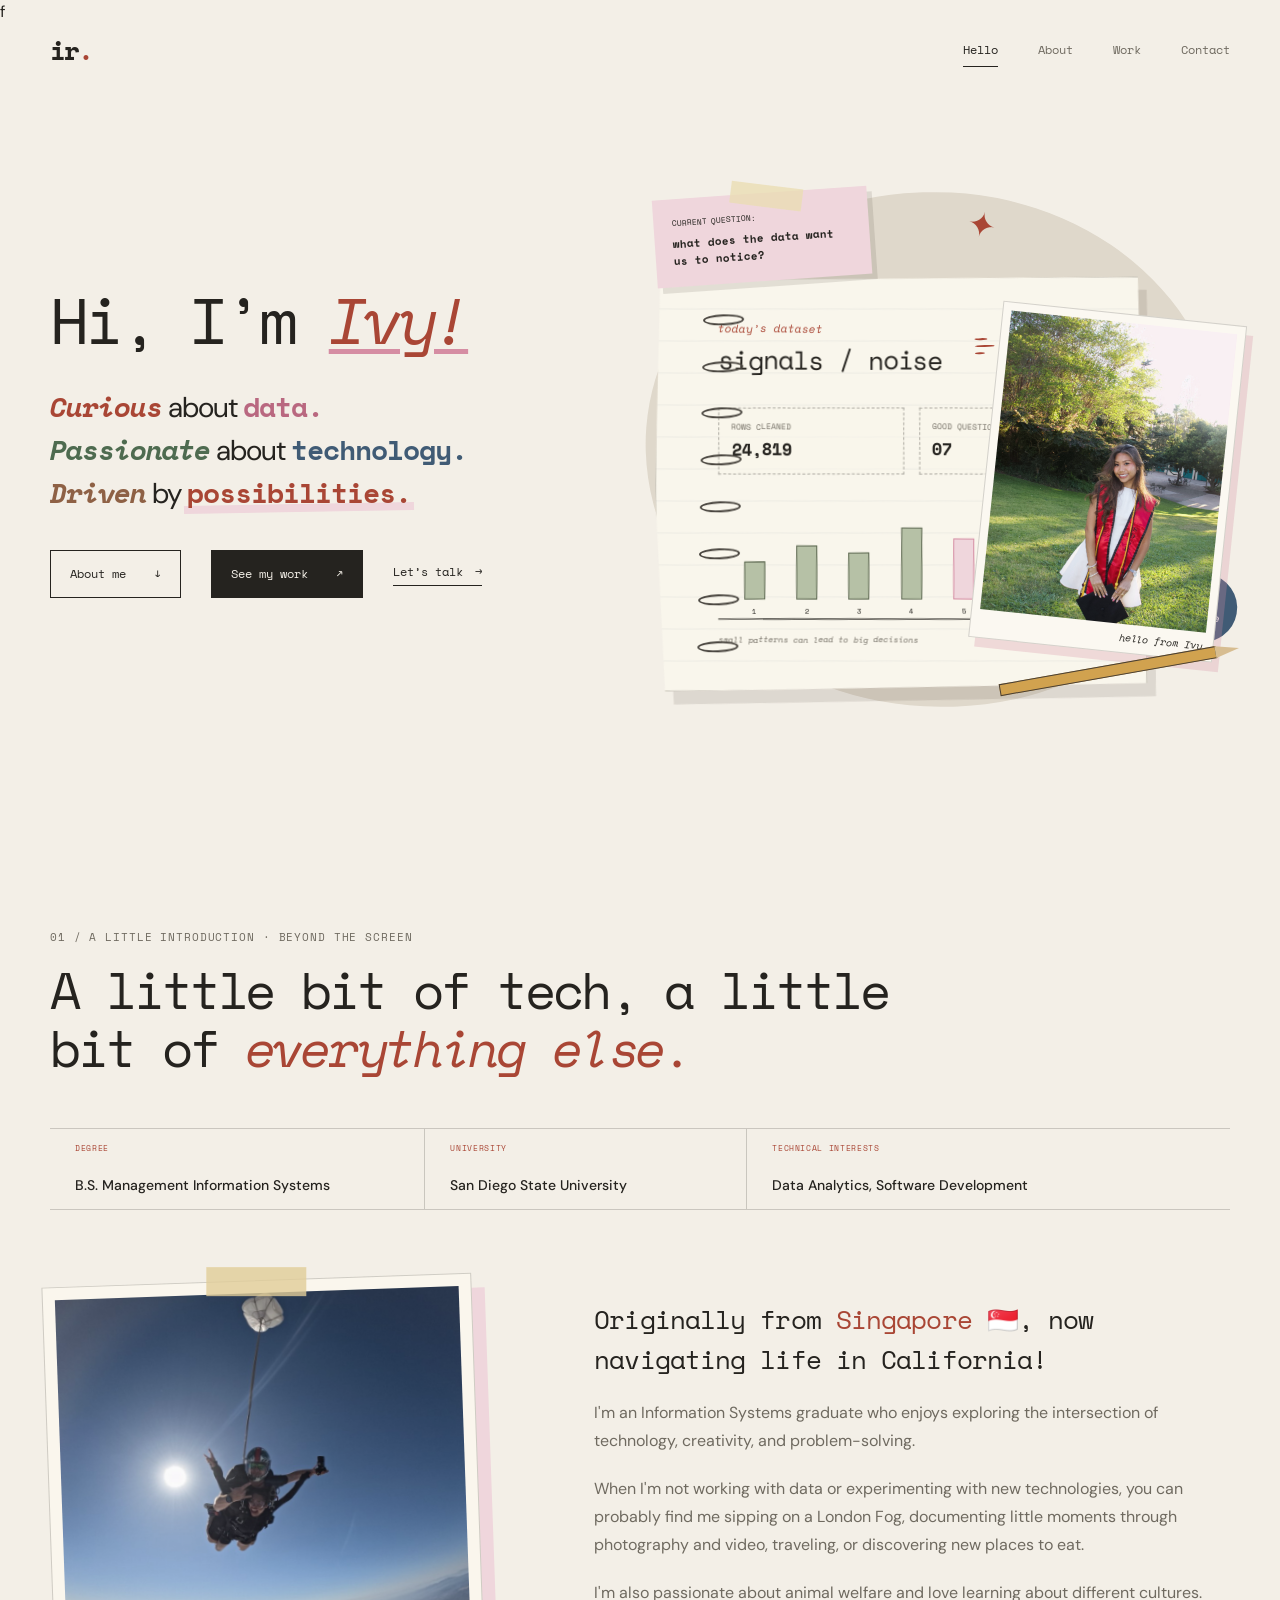
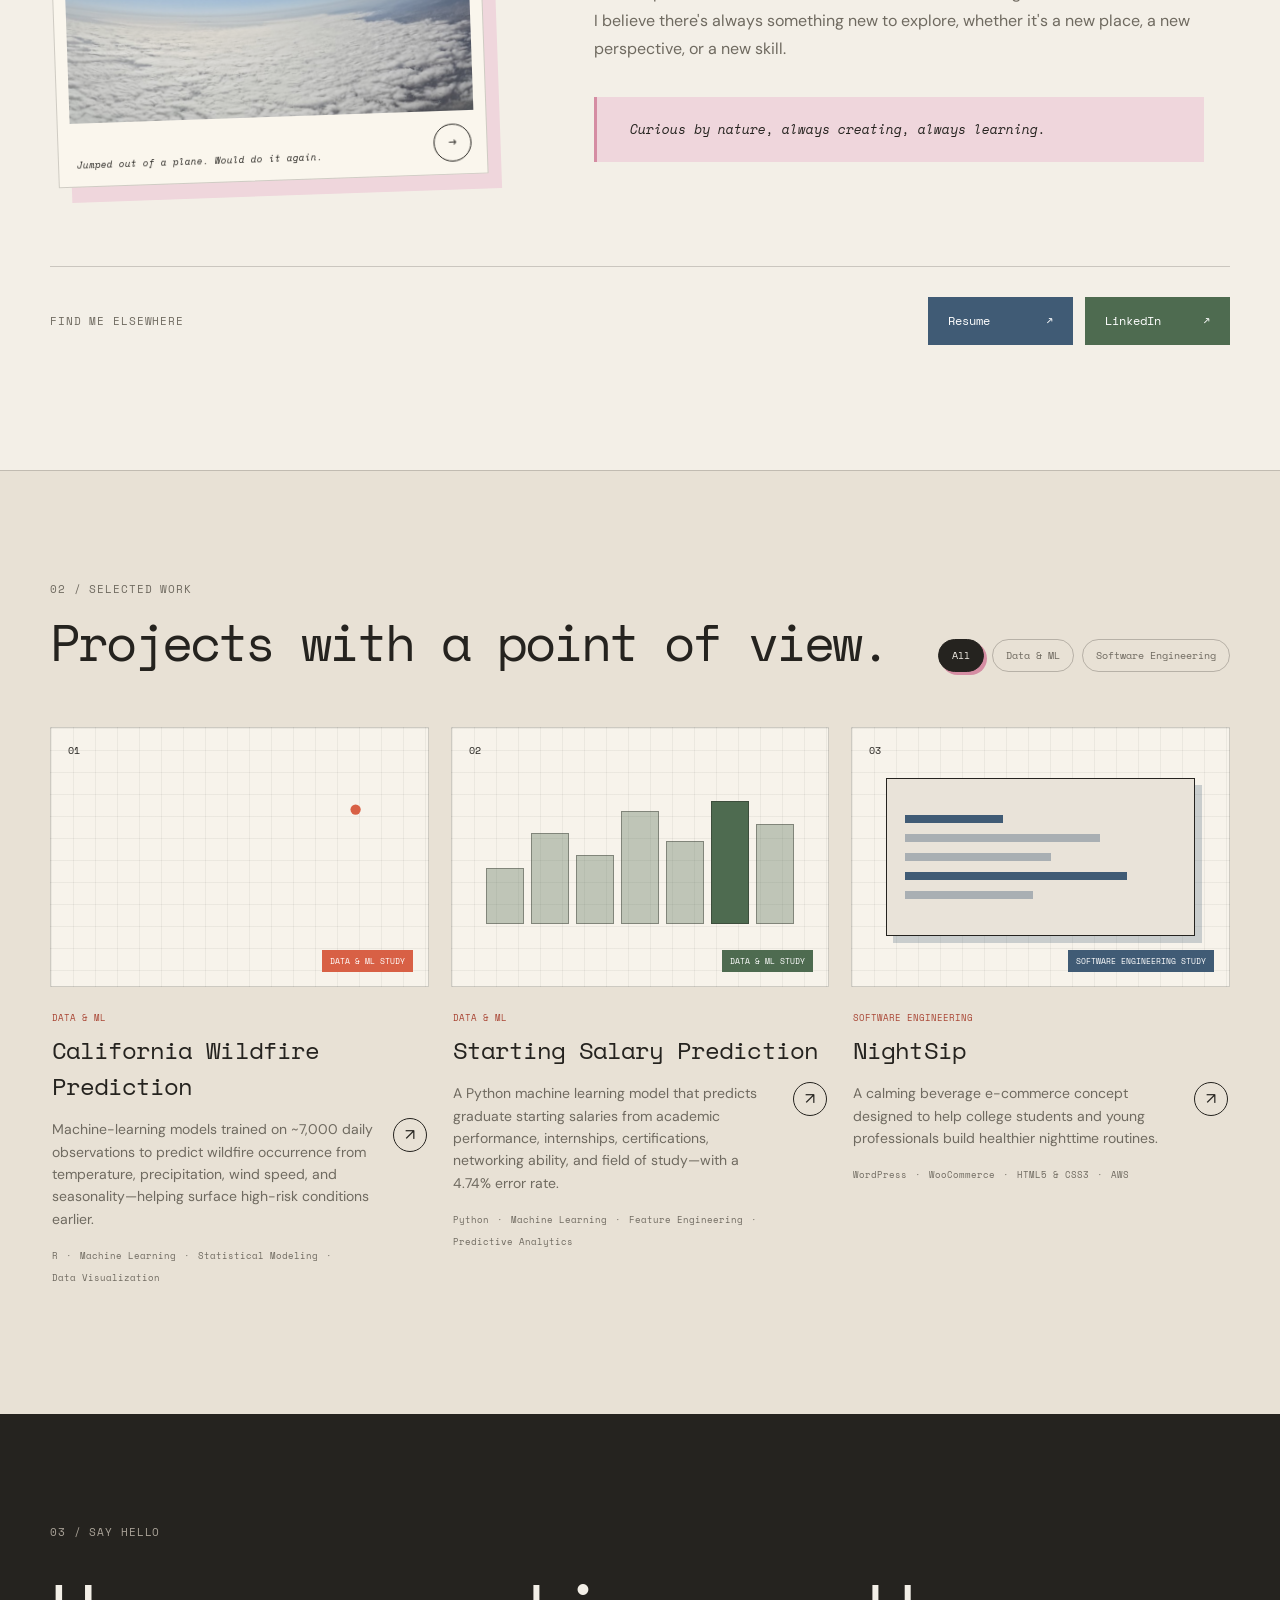
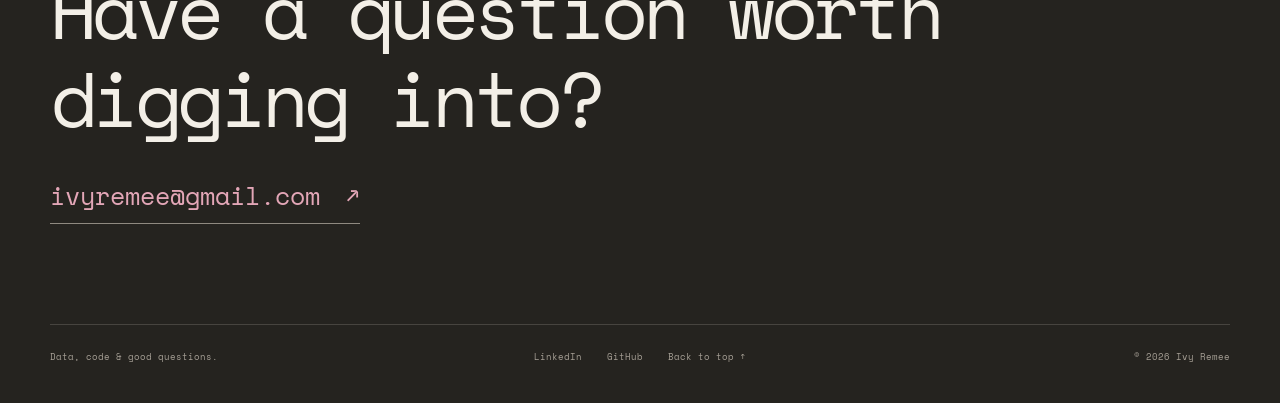
<file: index.html>
f<html lang="en">
<head>
  <meta charset="UTF-8">
  <meta name="viewport" content="width=device-width, initial-scale=1.0">
  <title>Ivy Remee's Portfolio</title>
  <meta name="description" content="Portfolio of Ivy Remee: data analytics, machine learning and software projects.">
  <link rel="icon" href="assets/favicon.svg" type="image/svg+xml">
  <link rel="icon" href="assets/favicon-32.png" type="image/png" sizes="32x32">
  <link rel="shortcut icon" href="assets/favicon.ico">
  <link rel="apple-touch-icon" href="assets/apple-touch-icon.png">
  <link rel="stylesheet" href="css/base.css">
  <link rel="stylesheet" href="css/home.css">
</head>
<body>

  <header class="header">
    <a class="header__logo" href="#home" aria-label="Ivy Remee, home">ir<span class="header__logo-dot">.</span></a>
    <button class="header__toggle" type="button" aria-expanded="false" aria-controls="primary-nav" aria-label="Toggle navigation">
      <span class="header__toggle-bar header__toggle-bar--top"></span>
      <span class="header__toggle-bar header__toggle-bar--bottom"></span>
    </button>
    <nav class="nav" id="primary-nav" aria-label="Primary navigation">
      <a class="nav__link nav__link--active" href="#home">Hello</a>
      <a class="nav__link" href="#about">About</a>
      <a class="nav__link" href="#work">Work</a>
      <a class="nav__link" href="#contact">Contact</a>
    </nav>
  </header>

  <main>
    <!-- Hero -->
    <section class="hero page-shell" id="home">
      <div class="hero__copy">
        <h1 class="hero__title">
          <span class="hero__greeting">Hi, I’m <span class="hero__name">Ivy!</span></span>
          <span class="hero__statement">
            <span class="hero__line"><em class="hero__lead hero__lead--1">Curious</em> about <strong class="hero__keyword hero__keyword--1">data.</strong></span>
            <span class="hero__line"><em class="hero__lead hero__lead--2">Passionate</em> about <strong class="hero__keyword hero__keyword--2">technology.</strong></span>
            <span class="hero__line"><em class="hero__lead hero__lead--3">Driven</em> by <strong class="hero__keyword hero__keyword--3">possibilities.</strong></span>
          </span>
        </h1>
        <div class="hero__actions">
          <a class="button button--light" href="#about">About me <span aria-hidden="true">↓</span></a>
          <a class="button button--dark" href="#work">See my work <span aria-hidden="true">↗</span></a>
          <a class="text-link" href="mailto:ivyremee@gmail.com">Let’s talk <span class="text-link__icon" aria-hidden="true">→</span></a>
        </div>
      </div>

      <div class="desk" role="group" aria-label="An illustrated analyst's notebook with charts">
        <div class="desk__tape"></div>
        <div class="desk__star" aria-hidden="true">✦</div>
        <figure class="desk__portrait">
          <span class="desk__motion" aria-hidden="true">
            <i class="desk__motion-mark desk__motion-mark--1"></i>
            <i class="desk__motion-mark desk__motion-mark--2"></i>
            <i class="desk__motion-mark desk__motion-mark--3"></i>
          </span>
          <img class="desk__portrait-img" src="assets/ivy-portrait.png" alt="Ivy's graduated">
          <figcaption class="desk__portrait-caption">hello from Ivy</figcaption>
        </figure>
        <div class="desk__note">
          <span class="desk__note-label">current question:</span>
          <strong class="desk__note-text">what does the data want us to notice?</strong>
        </div>
        <div class="notebook">
          <div class="notebook__binding" aria-hidden="true">
            <i class="notebook__ring"></i><i class="notebook__ring"></i><i class="notebook__ring"></i><i class="notebook__ring"></i>
            <i class="notebook__ring"></i><i class="notebook__ring"></i><i class="notebook__ring"></i><i class="notebook__ring"></i>
          </div>
          <div class="notebook__page">
            <p class="notebook__scribble">today’s dataset</p>
            <h2 class="notebook__title">signals / noise</h2>
            <div class="notebook__metrics">
              <div class="notebook__metric">
                <span class="notebook__metric-label">rows cleaned</span>
                <strong class="notebook__metric-value">24,819</strong>
              </div>
              <div class="notebook__metric">
                <span class="notebook__metric-label">good questions</span>
                <strong class="notebook__metric-value">07</strong>
              </div>
            </div>
            <div class="notebook__chart">
              <span class="notebook__bar" style="height:38%"><i class="notebook__bar-label">1</i></span>
              <span class="notebook__bar" style="height:54%"><i class="notebook__bar-label">2</i></span>
              <span class="notebook__bar" style="height:47%"><i class="notebook__bar-label">3</i></span>
              <span class="notebook__bar" style="height:72%"><i class="notebook__bar-label">4</i></span>
              <span class="notebook__bar notebook__bar--highlight" style="height:61%"><i class="notebook__bar-label">5</i></span>
              <span class="notebook__bar" style="height:88%"><i class="notebook__bar-label">6</i></span>
              <span class="notebook__bar" style="height:78%"><i class="notebook__bar-label">7</i></span>
            </div>
            <p class="notebook__caption">small patterns can lead to big decisions</p>
          </div>
        </div>
        <div class="desk__sticker">SQL<br>inside</div>
        <div class="desk__pencil" aria-hidden="true"></div>
      </div>
    </section>

    <!-- About -->
    <section class="about page-shell" id="about">
      <div class="about__lead">
        <p class="kicker">01 / A little introduction · Beyond the screen</p>
        <h2 class="section-title about__title">A little bit of tech, a little bit of <em class="about__title-em">everything else.</em></h2>
      </div>

      <div class="facts" aria-label="Education and technical background">
        <div class="facts__item">
          <span class="facts__label">Degree</span>
          <strong class="facts__value">B.S. Management Information Systems</strong>
        </div>
        <div class="facts__item">
          <span class="facts__label">University</span>
          <strong class="facts__value">San Diego State University</strong>
        </div>
        <div class="facts__item">
          <span class="facts__label">Technical interests</span>
          <strong class="facts__value">Data Analytics, Software Development</strong>
        </div>
      </div>

      <div class="about__story">
        <figure class="about__photo">
          <span class="about__tape" aria-hidden="true"></span>
          <img class="about__image" id="aboutImage" src="assets/ivy-skydiving.jpg" alt="Ivy skydiving above the clouds" style="object-position:50% 50%;object-fit:cover">
          <div class="about__labels" id="aboutLabels" aria-hidden="true" hidden></div>
          <figcaption class="about__caption" id="aboutCaption">Jumped out of a plane. Would do it again.</figcaption>
          <div class="about__controls" aria-label="About me photo controls">
            <button class="about__next" id="aboutNext" type="button" aria-label="Show next photo"><span aria-hidden="true">→</span></button>
          </div>
        </figure>

        <div class="about__copy">
          <p class="about__text about__text--lead">Originally from <strong class="about__accent">Singapore 🇸🇬</strong>, now navigating life in California!</p>
          <p class="about__text">I'm an Information Systems graduate who enjoys exploring the intersection of technology, creativity, and problem-solving.</p>
          <p class="about__text">When I'm not working with data or experimenting with new technologies, you can probably find me sipping on a London Fog, documenting little moments through photography and video, traveling, or discovering new places to eat.</p>
          <p class="about__text">I'm also passionate about animal welfare and love learning about different cultures. I believe there's always something new to explore, whether it's a new place, a new perspective, or a new skill.</p>
          <blockquote class="about__quote">Curious by nature, always creating, always learning.</blockquote>
        </div>
      </div>

      <div class="about__links" aria-label="Ivy's social links">
        <p class="kicker">Find me elsewhere</p>
        <div class="about__links-actions">
          <a class="button button--light button--wide button--resume" href="assets/ivy-remee-resume.pdf" target="_blank" rel="noreferrer">Resume <span aria-hidden="true">↗</span></a>
          <a class="button button--wide button--linkedin" href="https://www.linkedin.com/in/ivyremee/" target="_blank" rel="noreferrer">LinkedIn <span aria-hidden="true">↗</span></a>
        </div>
      </div>
    </section>

    <!-- Work -->
    <section class="work" id="work">
      <div class="page-shell">
        <div class="work__header">
          <div>
            <p class="kicker">02 / Selected work</p>
            <h2 class="section-title">Projects with a point of view.</h2>
          </div>
          <div class="filters" aria-label="Filter projects">
            <button class="filters__button filters__button--selected" type="button" data-filter="All" aria-pressed="true">All</button>
            <button class="filters__button" type="button" data-filter="Data &amp; ML" aria-pressed="false">Data &amp; ML</button>
            <button class="filters__button" type="button" data-filter="Software Engineering" aria-pressed="false">Software Engineering</button>
          </div>
        </div>

        <div class="project-grid">
          <article class="project-card" data-category="Data &amp; ML" data-cursor-label="n ≈ 7,000 obs">
            <div class="project-card__preview" style="--accent:#d86045">
              <span class="project-card__number">01</span>
              <svg class="project-card__line" viewBox="0 0 300 130" role="img" aria-label="Rising trend line">
                <path class="project-card__line-path" d="M4 112 C 35 106, 42 72, 72 79 S 110 100, 137 58 S 175 31, 194 48 S 232 63, 263 19 S 286 12, 296 7"/>
                <circle cx="263" cy="19" r="5" fill="#d86045"/>
              </svg>
              <span class="project-card__tag">Data &amp; ML study</span>
            </div>
            <div class="project-card__info">
              <p class="project-card__category">Data &amp; ML</p>
              <h3 class="project-card__title">California Wildfire Prediction</h3>
              <div class="project-card__detail">
                <span class="project-card__description">Machine-learning models trained on ~7,000 daily observations to predict wildfire occurrence from temperature, precipitation, wind speed, and seasonality—helping surface high-risk conditions earlier.</span>
                <a class="project-card__open" href="projects/wildfire.html" aria-label="View California Wildfire Prediction case study"><span aria-hidden="true">↗</span></a>
              </div>
              <ul class="project-card__tools">
                <li class="project-card__tool">R</li>
                <li class="project-card__tool">Machine Learning</li>
                <li class="project-card__tool">Statistical Modeling</li>
                <li class="project-card__tool">Data Visualization</li>
              </ul>
            </div>
          </article>

          <article class="project-card" data-category="Data &amp; ML" data-cursor-label="error = 4.74%">
            <div class="project-card__preview" style="--accent:#4e6b50">
              <span class="project-card__number">02</span>
              <div class="project-card__bars" aria-hidden="true">
                <span class="project-card__bar" style="height:42%;background-color:#4e6b5055"></span>
                <span class="project-card__bar" style="height:68%;background-color:#4e6b5055"></span>
                <span class="project-card__bar" style="height:51%;background-color:#4e6b5055"></span>
                <span class="project-card__bar" style="height:84%;background-color:#4e6b5055"></span>
                <span class="project-card__bar" style="height:62%;background-color:#4e6b5055"></span>
                <span class="project-card__bar" style="height:91%;background-color:#4e6b50"></span>
                <span class="project-card__bar" style="height:74%;background-color:#4e6b5055"></span>
              </div>
              <span class="project-card__tag">Data &amp; ML study</span>
            </div>
            <div class="project-card__info">
              <p class="project-card__category">Data &amp; ML</p>
              <h3 class="project-card__title">Starting Salary Prediction</h3>
              <div class="project-card__detail">
                <span class="project-card__description">A Python machine learning model that predicts graduate starting salaries from academic performance, internships, certifications, networking ability, and field of study—with a 4.74% error rate.</span>
                <a class="project-card__open" href="projects/starting-salary.html" aria-label="View Starting Salary Prediction case study"><span aria-hidden="true">↗</span></a>
              </div>
              <ul class="project-card__tools">
                <li class="project-card__tool">Python</li>
                <li class="project-card__tool">Machine Learning</li>
                <li class="project-card__tool">Feature Engineering</li>
                <li class="project-card__tool">Predictive Analytics</li>
              </ul>
            </div>
          </article>

          <article class="project-card" data-category="Software Engineering" data-cursor-label="type: e-commerce">
            <div class="project-card__preview" style="--accent:#405b75">
              <span class="project-card__number">03</span>
              <div class="project-card__code" aria-hidden="true">
                <span class="project-card__code-line" style="width:36%;background:#405b75"></span>
                <span class="project-card__code-line" style="width:72%"></span>
                <span class="project-card__code-line" style="width:54%"></span>
                <span class="project-card__code-line" style="width:82%;background:#405b75"></span>
                <span class="project-card__code-line" style="width:47%"></span>
              </div>
              <span class="project-card__tag">Software Engineering study</span>
            </div>
            <div class="project-card__info">
              <p class="project-card__category">Software Engineering</p>
              <h3 class="project-card__title">NightSip</h3>
              <div class="project-card__detail">
                <span class="project-card__description">A calming beverage e-commerce concept designed to help college students and young professionals build healthier nighttime routines.</span>
                <a class="project-card__open" href="projects/nightsip.html" aria-label="View NightSip case study"><span aria-hidden="true">↗</span></a>
              </div>
              <ul class="project-card__tools">
                <li class="project-card__tool">WordPress</li>
                <li class="project-card__tool">WooCommerce</li>
                <li class="project-card__tool">HTML5 &amp; CSS3</li>
                <li class="project-card__tool">AWS</li>
              </ul>
            </div>
          </article>
        </div>
      </div>
    </section>
  </main>

  <footer class="footer" id="contact">
    <div class="page-shell">
      <p class="kicker kicker--light">03 / Say hello</p>
      <h2 class="section-title section-title--footer">Have a question worth<br>digging into?</h2>
      <a class="footer__contact" href="mailto:ivyremee@gmail.com">ivyremee@gmail.com<span class="footer__contact-icon" aria-hidden="true">↗</span></a>
      <div class="footer__row">
        <p>Data, code &amp; good questions.</p>
        <div class="footer__links">
          <a class="footer__link" href="https://www.linkedin.com/in/ivyremee/" target="_blank" rel="noreferrer">LinkedIn</a>
          <a class="footer__link" href="https://github.com" target="_blank" rel="noreferrer">GitHub</a>
          <a class="footer__link" href="#home">Back to top ↑</a>
        </div>
        <span class="footer__copyright">© <span id="year">2026</span> Ivy Remee</span>
      </div>
    </div>
  </footer>

  <script src="js/main.js" defer></script>
  <script src="js/home.js" defer></script>
  <script src="js/cursor.js" defer></script>
</body>
</html>
</file>
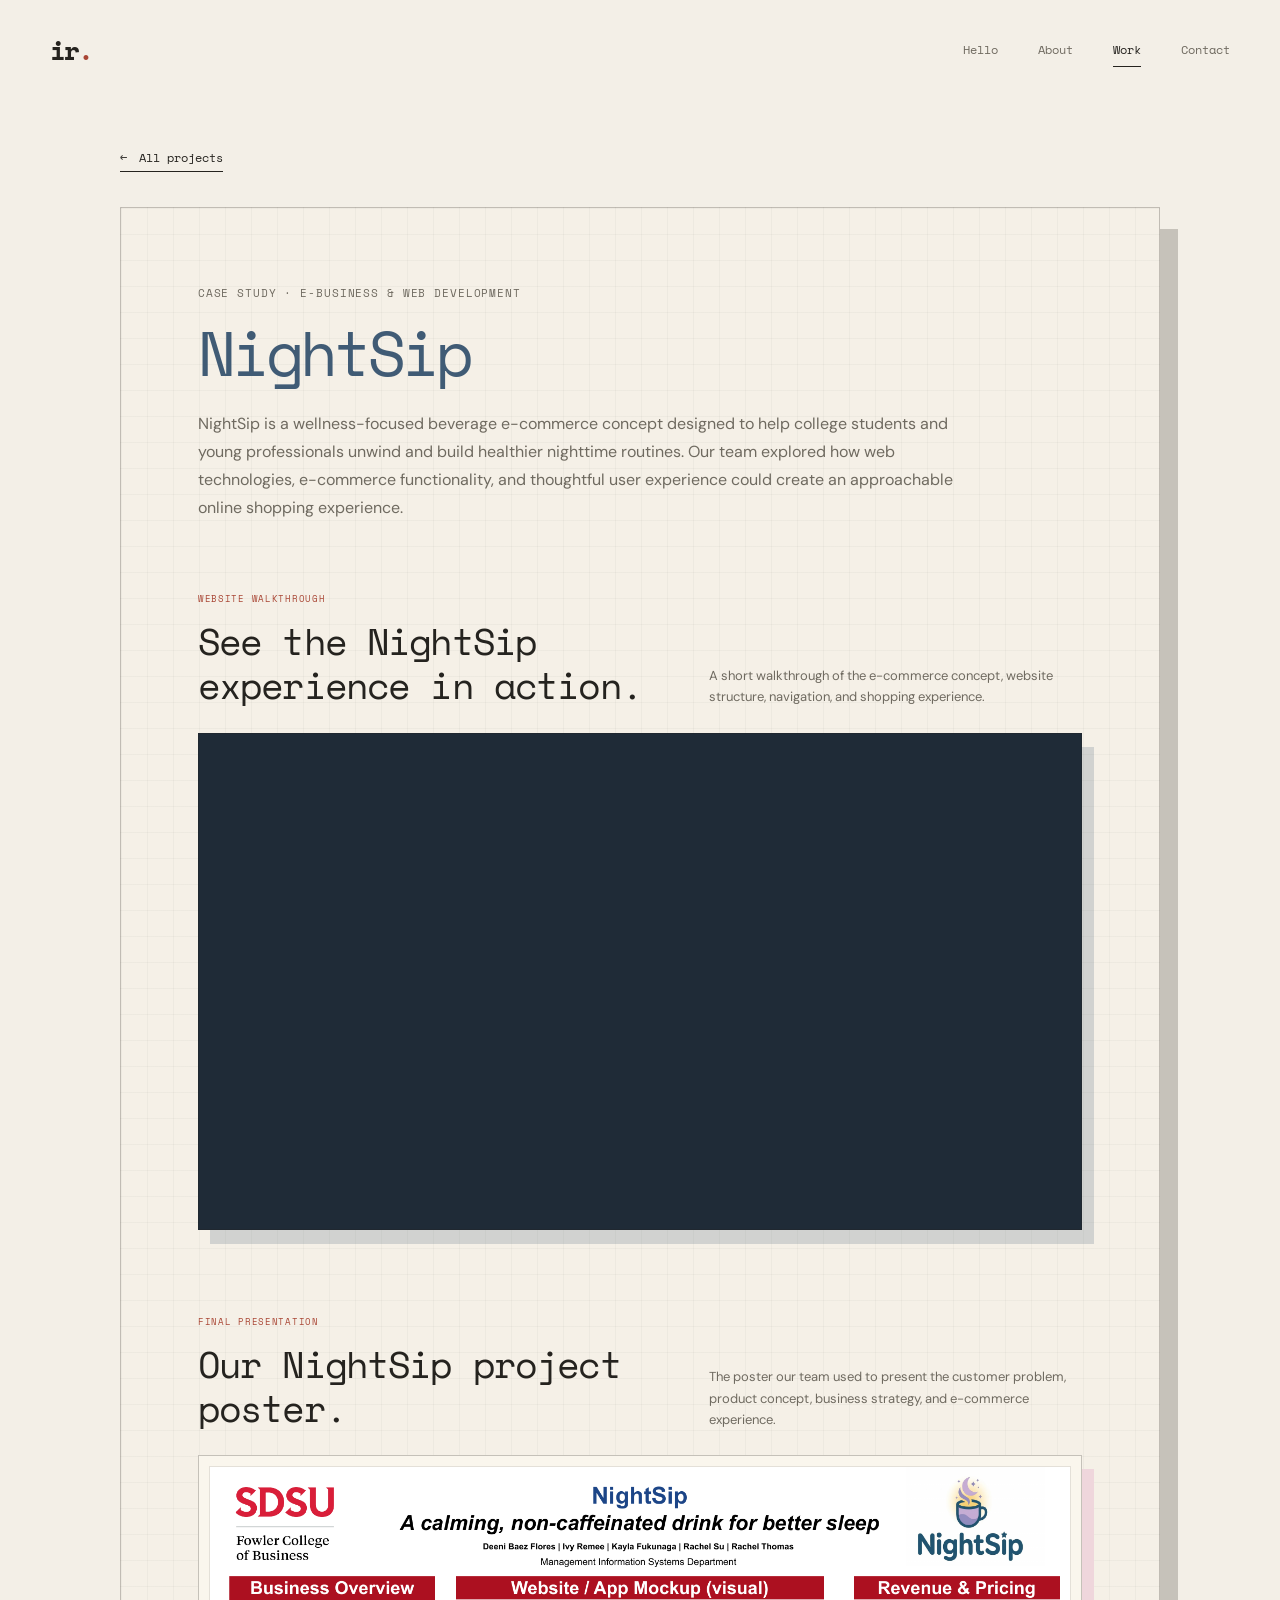
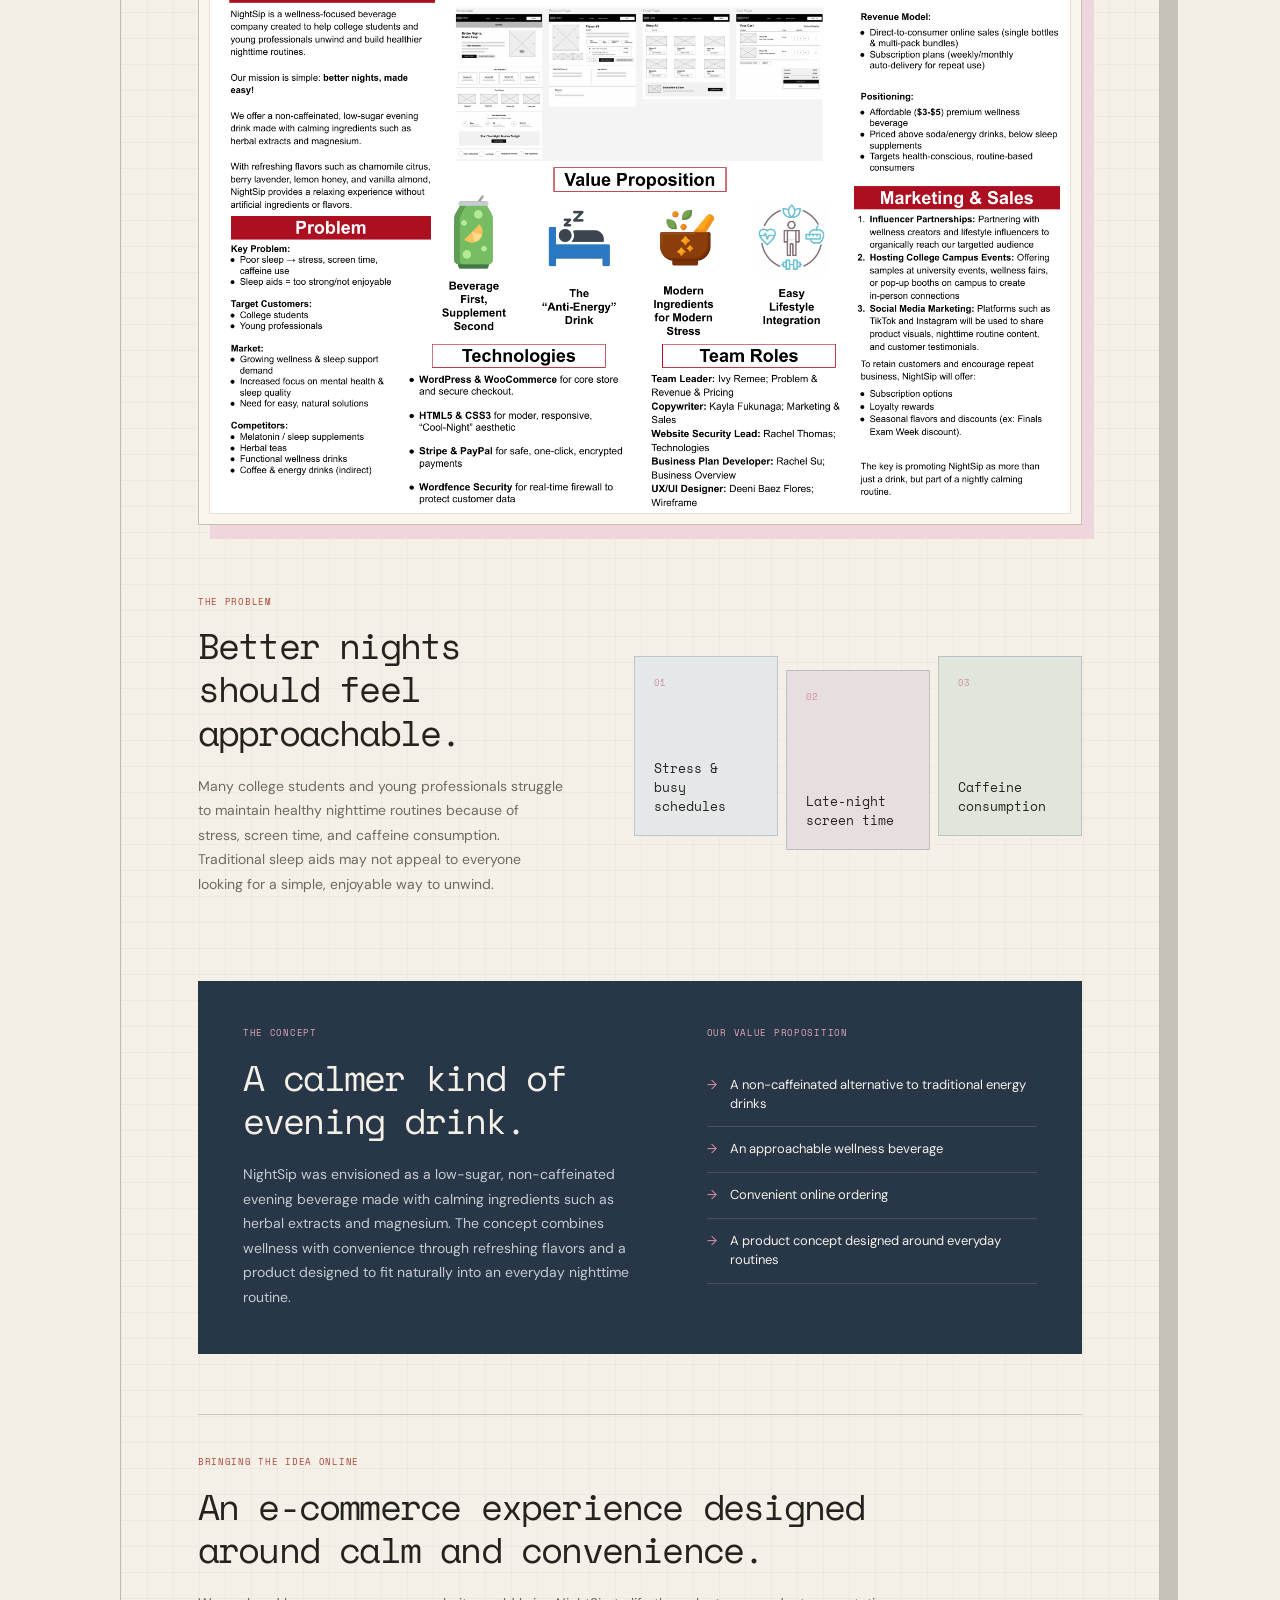
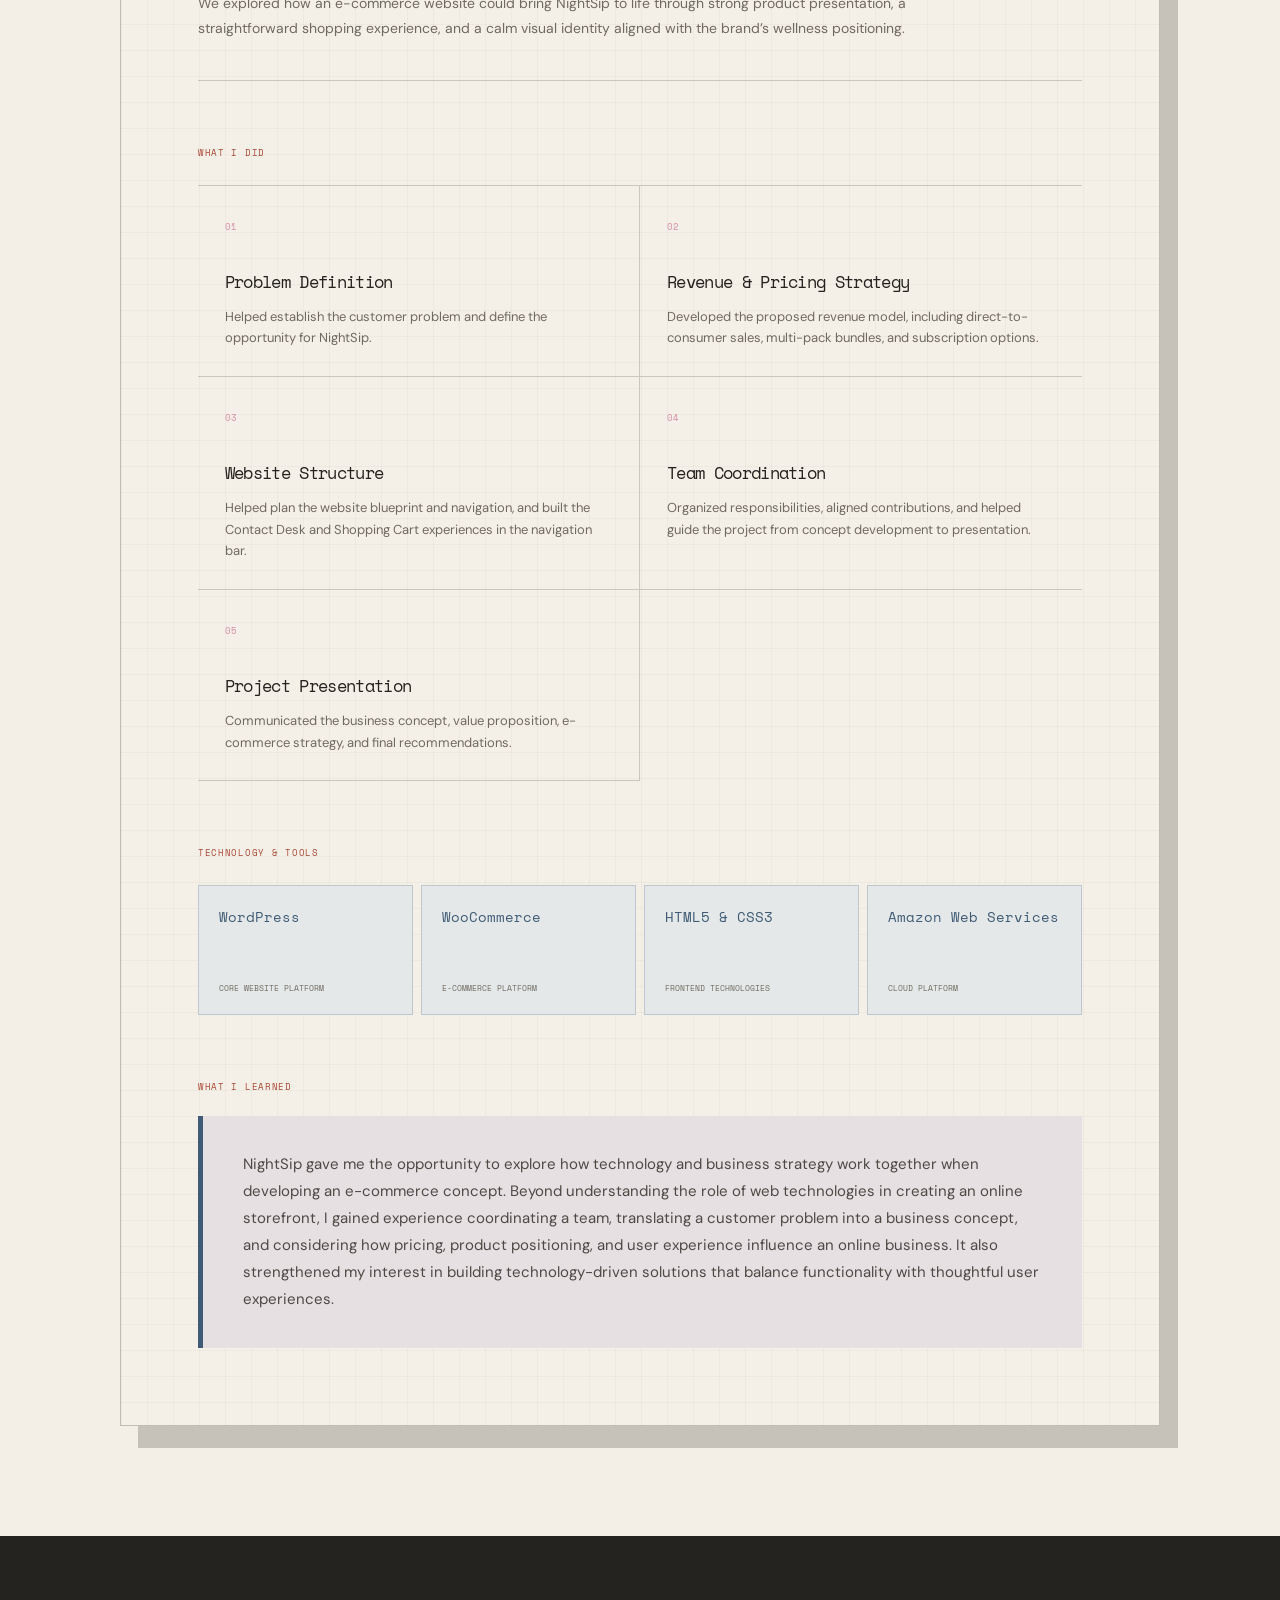
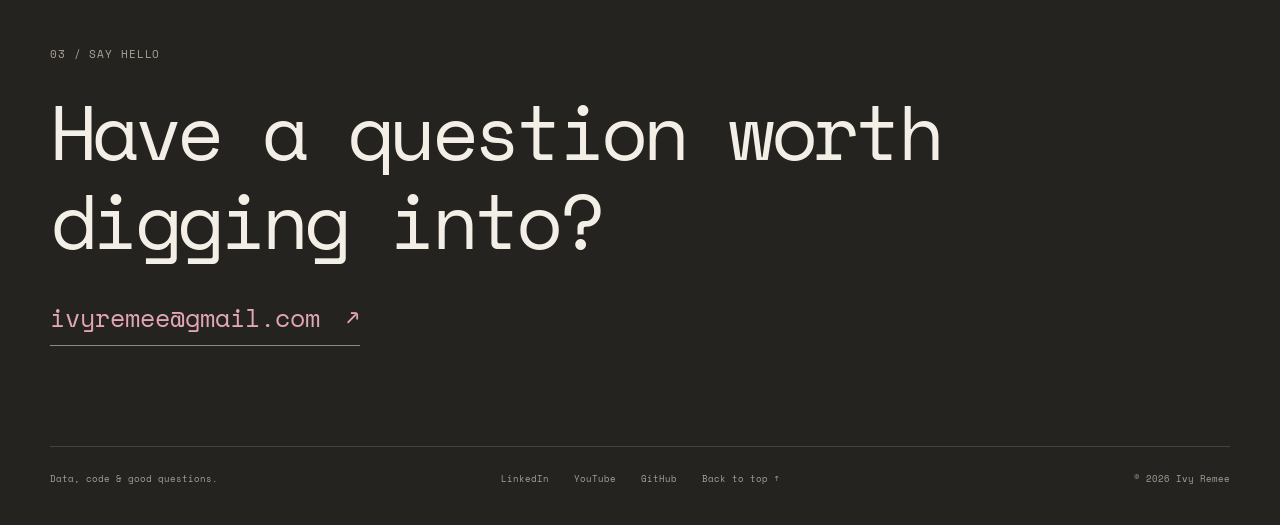
<file: projects/nightsip.html>
<!DOCTYPE html>
<html lang="en">
<head>
  <meta charset="UTF-8">
  <meta name="viewport" content="width=device-width, initial-scale=1.0">
  <title>NightSip | Ivy Remee's Portfolio</title>
  <meta name="description" content="NightSip: a wellness beverage e-commerce concept built with WordPress and WooCommerce.">
  <link rel="icon" href="../assets/favicon.svg" type="image/svg+xml">
  <link rel="icon" href="../assets/favicon-32.png" type="image/png" sizes="32x32">
  <link rel="shortcut icon" href="../assets/favicon.ico">
  <link rel="apple-touch-icon" href="../assets/apple-touch-icon.png">
  <link rel="stylesheet" href="../css/base.css">
  <link rel="stylesheet" href="../css/project.css">
</head>
<body id="top">

  <header class="header">
    <a class="header__logo" href="../index.html#home" aria-label="Ivy Remee, home">ir<span class="header__logo-dot">.</span></a>
    <button class="header__toggle" type="button" aria-expanded="false" aria-controls="primary-nav" aria-label="Toggle navigation">
      <span class="header__toggle-bar header__toggle-bar--top"></span>
      <span class="header__toggle-bar header__toggle-bar--bottom"></span>
    </button>
    <nav class="nav" id="primary-nav" aria-label="Primary navigation">
      <a class="nav__link" href="../index.html#home">Hello</a>
      <a class="nav__link" href="../index.html#about">About</a>
      <a class="nav__link nav__link--active" href="../index.html#work" aria-current="page">Work</a>
      <a class="nav__link" href="#contact">Contact</a>
    </nav>
  </header>

  <main class="project">
    <div class="page-shell">
      <div class="project__inner">
        <a class="project__back" href="../index.html#work"><span class="project__back-icon" aria-hidden="true">←</span> All projects</a>
        <article class="case-study">
          <header class="case-study__header case-study__header--nightsip">
            <p class="kicker">Case study · E-Business &amp; Web Development</p>
            <h1 class="case-study__title">NightSip</h1>
            <p class="case-study__lead">NightSip is a wellness-focused beverage e-commerce concept designed to help college students and young professionals unwind and build healthier nighttime routines. Our team explored how web technologies, e-commerce functionality, and thoughtful user experience could create an approachable online shopping experience.</p>
          </header>

          <section class="nightsip-demo">
            <div class="nightsip-demo__heading">
              <div>
                <p class="case-study__label">Website walkthrough</p>
                <h2>See the NightSip experience in action.</h2>
              </div>
              <p>A short walkthrough of the e-commerce concept, website structure, navigation, and shopping experience.</p>
            </div>
            <div class="video-frame">
              <iframe src="https://www.youtube-nocookie.com/embed/mKow9wGOuWo?rel=0&modestbranding=1&iv_load_policy=3&playsinline=1" title="NightSip e-commerce website walkthrough" loading="lazy" referrerpolicy="strict-origin-when-cross-origin" allow="accelerometer; autoplay; clipboard-write; encrypted-media; gyroscope; picture-in-picture; web-share" allowfullscreen></iframe>
            </div>
          </section>

          <section class="nightsip-poster">
            <div class="nightsip-demo__heading">
              <div>
                <p class="case-study__label">Final presentation</p>
                <h2>Our NightSip project poster.</h2>
              </div>
              <p>The poster our team used to present the customer problem, product concept, business strategy, and e-commerce experience.</p>
            </div>
            <a href="../assets/nightsip-presentation-poster.pdf" target="_blank" rel="noreferrer" aria-label="Open the full NightSip presentation poster as a PDF">
              <img src="../assets/nightsip-presentation-poster.png" alt="NightSip team presentation poster" loading="lazy">
            </a>
          </section>

          <section class="nightsip-problem">
            <div>
              <p class="case-study__label">The problem</p>
              <h2>Better nights should feel approachable.</h2>
              <p>Many college students and young professionals struggle to maintain healthy nighttime routines because of stress, screen time, and caffeine consumption. Traditional sleep aids may not appeal to everyone looking for a simple, enjoyable way to unwind.</p>
            </div>
            <div class="routine-friction" aria-label="Barriers to healthy nighttime routines">
              <article>
                <span>01</span>
                <strong>Stress &amp; busy schedules</strong>
              </article>
              <article>
                <span>02</span>
                <strong>Late-night screen time</strong>
              </article>
              <article>
                <span>03</span>
                <strong>Caffeine consumption</strong>
              </article>
            </div>
          </section>

          <section class="nightsip-solution">
            <div>
              <p class="case-study__label">The concept</p>
              <h2>A calmer kind of evening drink.</h2>
              <p>NightSip was envisioned as a low-sugar, non-caffeinated evening beverage made with calming ingredients such as herbal extracts and magnesium. The concept combines wellness with convenience through refreshing flavors and a product designed to fit naturally into an everyday nighttime routine.</p>
            </div>
            <div>
              <p class="case-study__label">Our value proposition</p>
              <ul>
                <li class="nightsip-solution__item">A non-caffeinated alternative to traditional energy drinks</li>
                <li class="nightsip-solution__item">An approachable wellness beverage</li>
                <li class="nightsip-solution__item">Convenient online ordering</li>
                <li class="nightsip-solution__item">A product concept designed around everyday routines</li>
              </ul>
            </div>
          </section>

          <section class="website-concept">
            <p class="case-study__label">Bringing the idea online</p>
            <h2>An e-commerce experience designed around calm and convenience.</h2>
            <p>We explored how an e-commerce website could bring NightSip to life through strong product presentation, a straightforward shopping experience, and a calm visual identity aligned with the brand’s wellness positioning.</p>
          </section>

          <section class="nightsip-role">
            <p class="case-study__label">What I did</p>
            <div>
              <article>
                <span>01</span>
                <h3>Problem definition</h3>
                <p>Helped establish the customer problem and define the opportunity for NightSip.</p>
              </article>
              <article>
                <span>02</span>
                <h3>Revenue &amp; pricing strategy</h3>
                <p>Developed the proposed revenue model, including direct-to-consumer sales, multi-pack bundles, and subscription options.</p>
              </article>
              <article>
                <span>03</span>
                <h3>Website structure</h3>
                <p>Helped plan the website blueprint and navigation, and built the Contact Desk and Shopping Cart experiences in the navigation bar.</p>
              </article>
              <article>
                <span>04</span>
                <h3>Team coordination</h3>
                <p>Organized responsibilities, aligned contributions, and helped guide the project from concept development to presentation.</p>
              </article>
              <article>
                <span>05</span>
                <h3>Project presentation</h3>
                <p>Communicated the business concept, value proposition, e-commerce strategy, and final recommendations.</p>
              </article>
            </div>
          </section>

          <section class="nightsip-tech">
            <p class="case-study__label">Technology &amp; tools</p>
            <div>
              <article>
                <strong>WordPress</strong>
                <span>Core website platform</span>
              </article>
              <article>
                <strong>WooCommerce</strong>
                <span>E-commerce platform</span>
              </article>
              <article>
                <strong>HTML5 &amp; CSS3</strong>
                <span>Frontend technologies</span>
              </article>
              <article>
                <strong>Amazon Web Services</strong>
                <span>Cloud platform</span>
              </article>
            </div>
          </section>

          <section class="nightsip-reflection">
            <p class="case-study__label">What I Learned</p>
            <blockquote>NightSip gave me the opportunity to explore how technology and business strategy work together when developing an e-commerce concept. Beyond understanding the role of web technologies in creating an online storefront, I gained experience coordinating a team, translating a customer problem into a business concept, and considering how pricing, product positioning, and user experience influence an online business. It also strengthened my interest in building technology-driven solutions that balance functionality with thoughtful user experiences.</blockquote>
          </section>
        </article>
      </div>
    </div>
  </main>

  <footer class="footer" id="contact">
    <div class="page-shell">
      <p class="kicker kicker--light">03 / Say hello</p>
      <h2 class="section-title section-title--footer">Have a question worth<br>digging into?</h2>
      <a class="footer__contact" href="mailto:ivyremee@gmail.com">ivyremee@gmail.com<span class="footer__contact-icon" aria-hidden="true">↗</span></a>
      <div class="footer__row">
        <p>Data, code &amp; good questions.</p>
        <div class="footer__links">
          <a class="footer__link" href="https://www.linkedin.com/in/ivyremee/" target="_blank" rel="noreferrer">LinkedIn</a>
          <a class="footer__link" href="https://www.youtube.com/@lycheeivvy" target="_blank" rel="noreferrer">YouTube</a>
          <a class="footer__link" href="https://github.com" target="_blank" rel="noreferrer">GitHub</a>
          <a class="footer__link" href="#top">Back to top ↑</a>
        </div>
        <span class="footer__copyright">© <span id="year">2026</span> Ivy Remee</span>
      </div>
    </div>
  </footer>

  <script src="../js/main.js" defer></script>
  <script src="../js/cursor.js" defer></script>
</body>
</html>
</file>
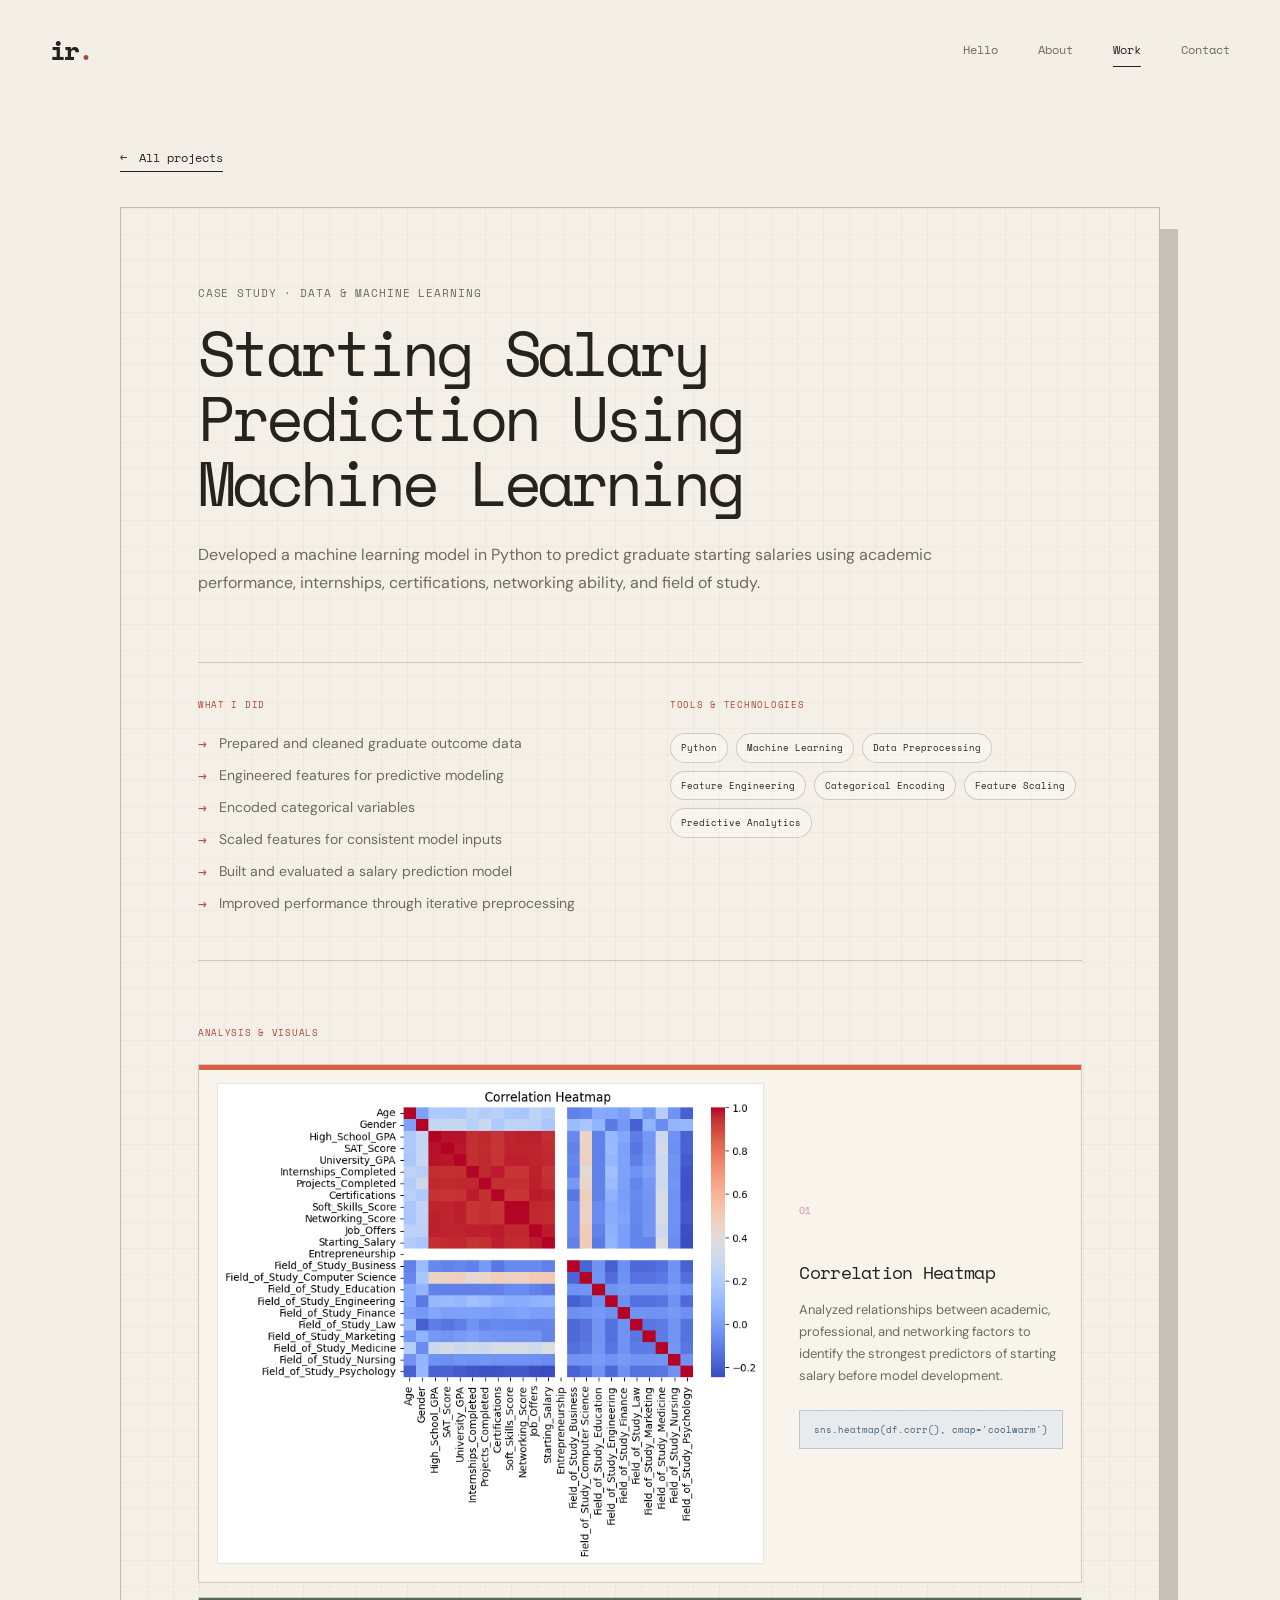
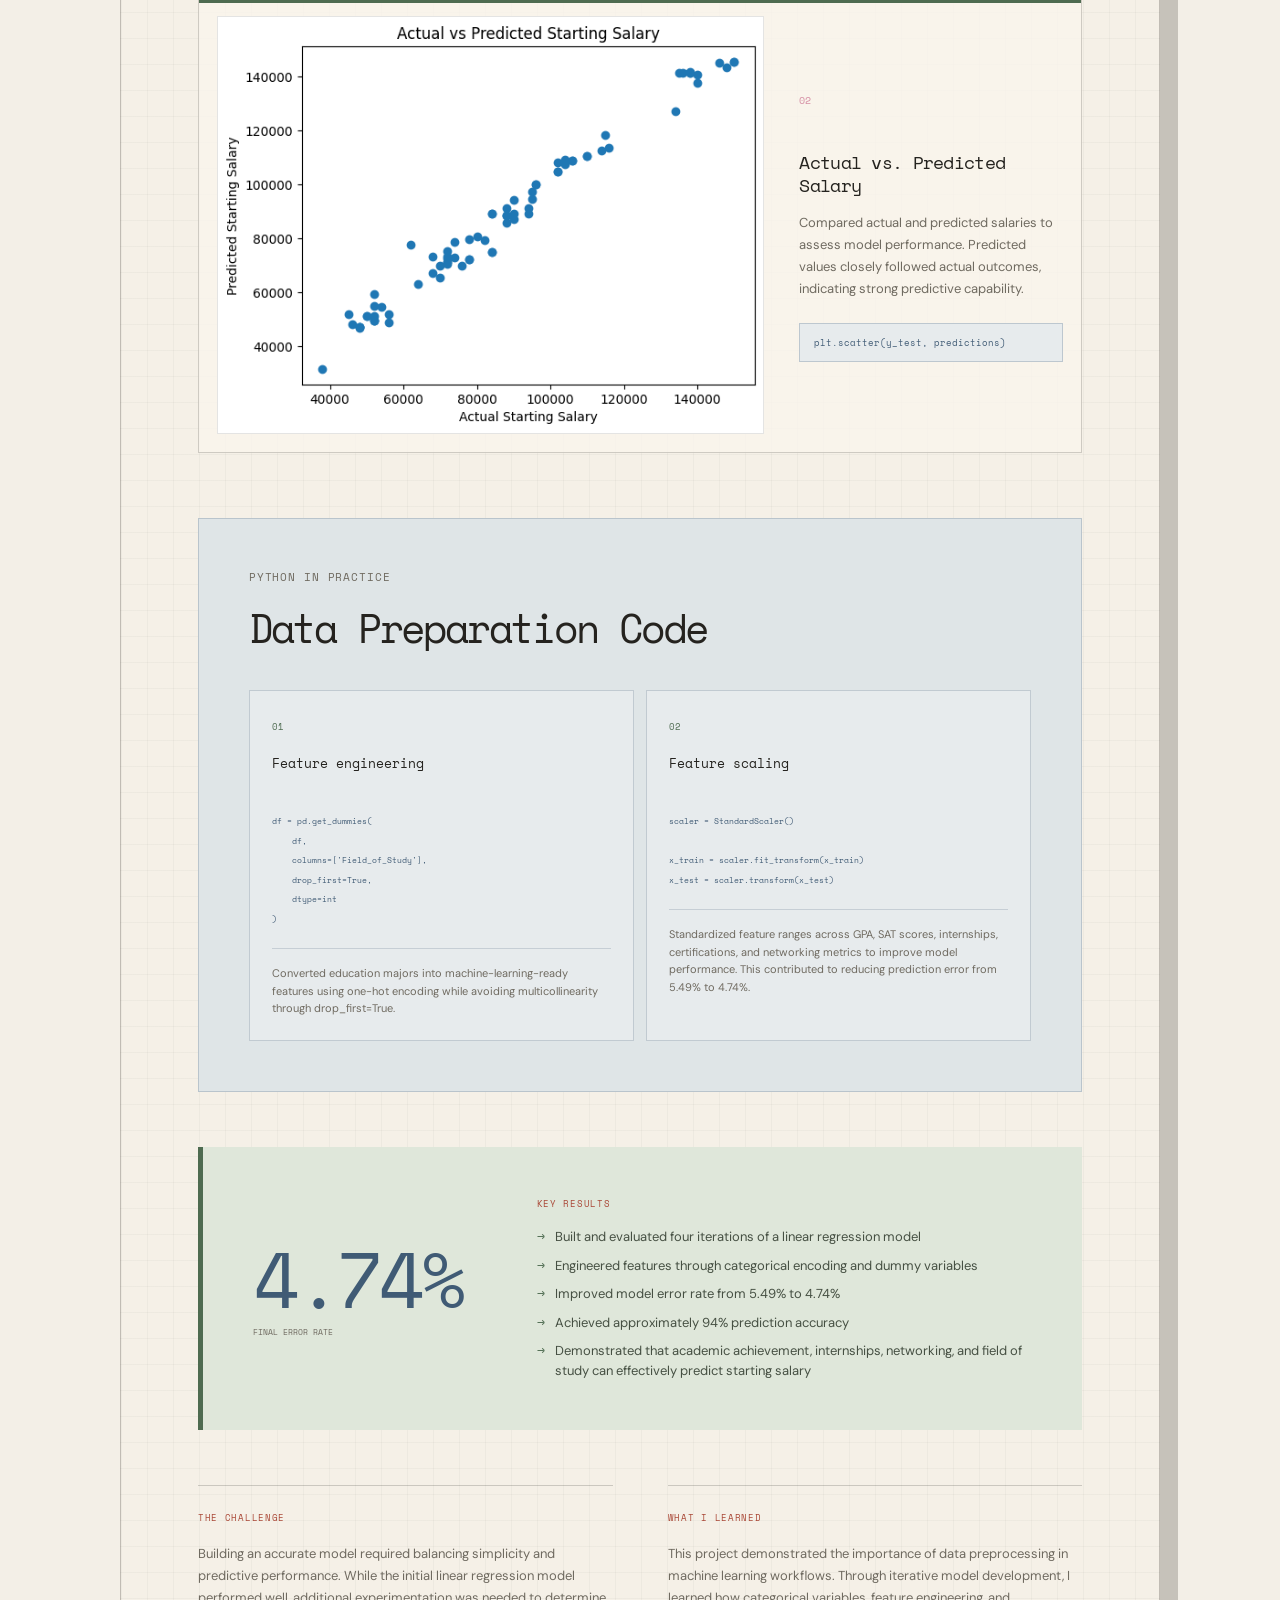
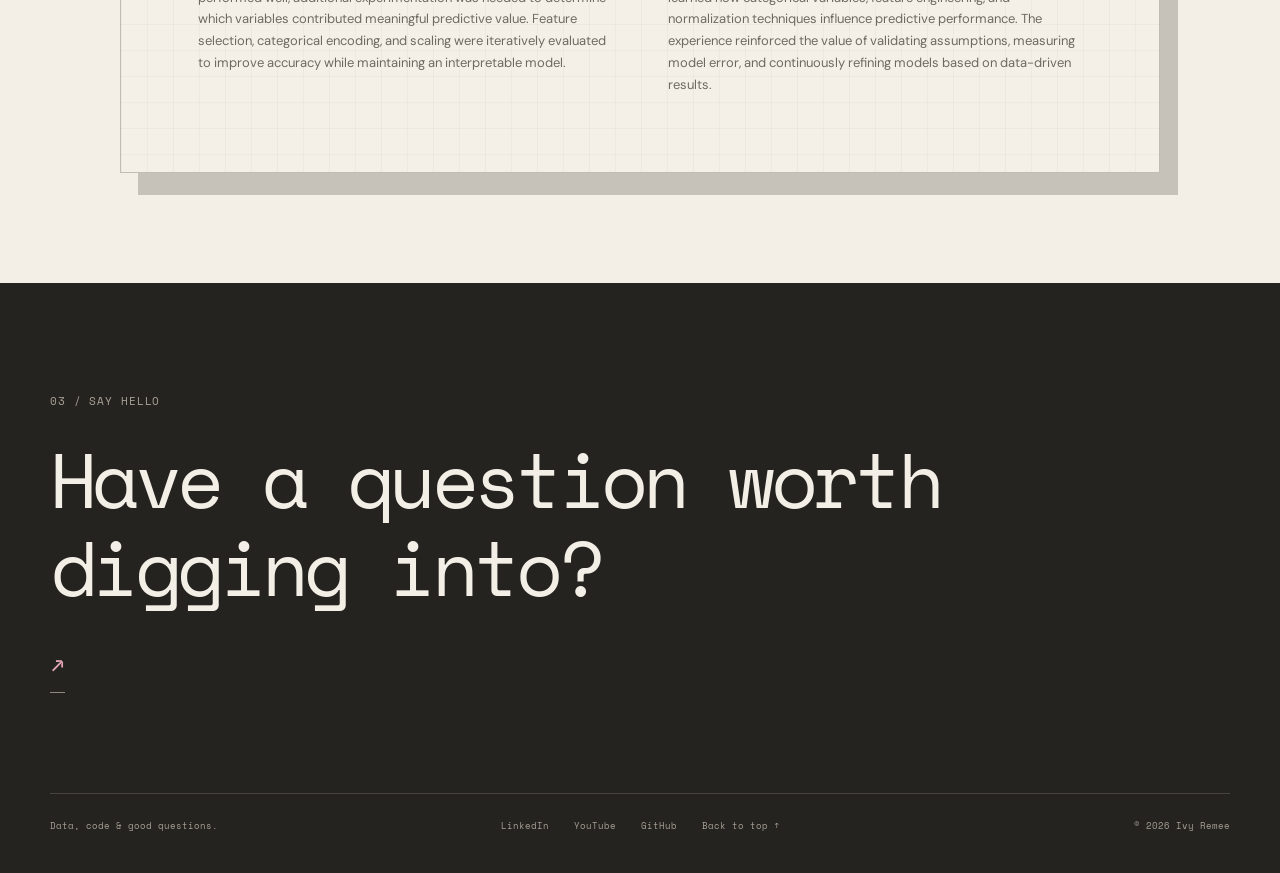
<file: projects/starting-salary.html>
<!DOCTYPE html>
<html lang="en">
<head>
  <meta charset="UTF-8">
  <meta name="viewport" content="width=device-width, initial-scale=1.0">
  <title>Starting Salary Prediction | Ivy Remee's Portfolio</title>
  <meta name="description" content="Python machine learning model that predicts graduate starting salaries with a 4.74% error rate.">
  <link rel="icon" href="../assets/favicon.svg" type="image/svg+xml">
  <link rel="icon" href="../assets/favicon-32.png" type="image/png" sizes="32x32">
  <link rel="shortcut icon" href="../assets/favicon.ico">
  <link rel="apple-touch-icon" href="../assets/apple-touch-icon.png">
  <link rel="stylesheet" href="../css/base.css">
  <link rel="stylesheet" href="../css/project.css">
</head>
<body id="top">

  <header class="header">
    <a class="header__logo" href="../index.html#home" aria-label="Ivy Remee, home">ir<span class="header__logo-dot">.</span></a>
    <button class="header__toggle" type="button" aria-expanded="false" aria-controls="primary-nav" aria-label="Toggle navigation">
      <span class="header__toggle-bar header__toggle-bar--top"></span>
      <span class="header__toggle-bar header__toggle-bar--bottom"></span>
    </button>
    <nav class="nav" id="primary-nav" aria-label="Primary navigation">
      <a class="nav__link" href="../index.html#home">Hello</a>
      <a class="nav__link" href="../index.html#about">About</a>
      <a class="nav__link nav__link--active" href="../index.html#work" aria-current="page">Work</a>
      <a class="nav__link" href="#contact">Contact</a>
    </nav>
  </header>

  <main class="project">
    <div class="page-shell">
      <div class="project__inner">
        <a class="project__back" href="../index.html#work"><span class="project__back-icon" aria-hidden="true">←</span> All projects</a>
        <article class="case-study">
          <header class="case-study__header">
            <p class="kicker">Case study · Data &amp; Machine Learning</p>
            <h1 class="case-study__title">Starting Salary Prediction Using Machine Learning</h1>
            <p class="case-study__lead">Developed a machine learning model in Python to predict graduate starting salaries using academic performance, internships, certifications, networking ability, and field of study.</p>
          </header>

          <section class="case-study__columns">
            <div>
              <p class="case-study__label">What I did</p>
              <ul class="case-study__checklist">
                <li class="case-study__check">Prepared and cleaned graduate outcome data</li>
                <li class="case-study__check">Engineered features for predictive modeling</li>
                <li class="case-study__check">Encoded categorical variables</li>
                <li class="case-study__check">Scaled features for consistent model inputs</li>
                <li class="case-study__check">Built and evaluated a salary prediction model</li>
                <li class="case-study__check">Improved performance through iterative preprocessing</li>
              </ul>
            </div>
            <div>
              <p class="case-study__label">Tools &amp; technologies</p>
              <ul class="case-study__tags">
                <li class="case-study__tag">Python</li>
                <li class="case-study__tag">Machine Learning</li>
                <li class="case-study__tag">Data Preprocessing</li>
                <li class="case-study__tag">Feature Engineering</li>
                <li class="case-study__tag">Categorical Encoding</li>
                <li class="case-study__tag">Feature Scaling</li>
                <li class="case-study__tag">Predictive Analytics</li>
              </ul>
            </div>
          </section>

          <section class="insights">
            <p class="case-study__label">Analysis &amp; visuals</p>
            <div class="insights__grid">
              <article class="insight insight--visual insight--1">
                <img class="insight__image" src="../assets/salary-correlation-heatmap.png" alt="Correlation heatmap comparing academic, professional, networking, and starting salary variables" loading="lazy">
                <div class="insight__body">
                  <span class="insight__num">01</span>
                  <h3 class="insight__title">Correlation Heatmap</h3>
                  <p class="insight__text">Analyzed relationships between academic, professional, and networking factors to identify the strongest predictors of starting salary before model development.</p>
                  <code class="analysis-code">sns.heatmap(df.corr(), cmap=&#x27;coolwarm&#x27;)</code>
                </div>
              </article>
              <article class="insight insight--visual insight--2">
                <img class="insight__image" src="../assets/salary-actual-vs-predicted.png" alt="Scatter plot comparing actual and predicted graduate starting salaries" loading="lazy">
                <div class="insight__body">
                  <span class="insight__num">02</span>
                  <h3 class="insight__title">Actual vs. Predicted Salary</h3>
                  <p class="insight__text">Compared actual and predicted salaries to assess model performance. Predicted values closely followed actual outcomes, indicating strong predictive capability.</p>
                  <code class="analysis-code">plt.scatter(y_test, predictions)</code>
                </div>
              </article>
            </div>
          </section>

          <section class="code-showcase">
            <div class="code-showcase__heading">
              <p class="kicker">Python in practice</p>
              <h2>Data Preparation Code</h2>
            </div>
            <div class="code-showcase__grid">
              <article class="code-showcase__item">
                <span>01</span>
                <h3>Feature engineering</h3>
                <pre><code>df = pd.get_dummies(
    df,
    columns=[&#x27;Field_of_Study&#x27;],
    drop_first=True,
    dtype=int
)</code></pre>
                <p class="code-caption">Converted education majors into machine-learning-ready features using one-hot encoding while avoiding multicollinearity through drop_first=True.</p>
              </article>
              <article class="code-showcase__item">
                <span>02</span>
                <h3>Feature scaling</h3>
                <pre><code>scaler = StandardScaler()

x_train = scaler.fit_transform(x_train)
x_test = scaler.transform(x_test)</code></pre>
                <p class="code-caption">Standardized feature ranges across GPA, SAT scores, internships, certifications, and networking metrics to improve model performance. This contributed to reducing prediction error from 5.49% to 4.74%.</p>
              </article>
            </div>
          </section>

          <section class="salary-result-card">
            <div>
              <span>4.74%</span>
              <small>final error rate</small>
            </div>
            <div class="salary-results-copy">
              <p class="case-study__label">Key results</p>
              <ul>
                <li class="salary-results-copy__item">Built and evaluated four iterations of a linear regression model</li>
                <li class="salary-results-copy__item">Engineered features through categorical encoding and dummy variables</li>
                <li class="salary-results-copy__item">Improved model error rate from 5.49% to 4.74%</li>
                <li class="salary-results-copy__item">Achieved approximately 94% prediction accuracy</li>
                <li class="salary-results-copy__item">Demonstrated that academic achievement, internships, networking, and field of study can effectively predict starting salary</li>
              </ul>
            </div>
          </section>

          <section class="reflection">
            <div class="reflection__item">
              <p class="case-study__label">The challenge</p>
              <p class="reflection__text">Building an accurate model required balancing simplicity and predictive performance. While the initial linear regression model performed well, additional experimentation was needed to determine which variables contributed meaningful predictive value. Feature selection, categorical encoding, and scaling were iteratively evaluated to improve accuracy while maintaining an interpretable model.</p>
            </div>
            <div class="reflection__item">
              <p class="case-study__label">What I learned</p>
              <p class="reflection__text">This project demonstrated the importance of data preprocessing in machine learning workflows. Through iterative model development, I learned how categorical variables, feature engineering, and normalization techniques influence predictive performance. The experience reinforced the value of validating assumptions, measuring model error, and continuously refining models based on data-driven results.</p>
            </div>
          </section>
        </article>
      </div>
    </div>
  </main>

  <footer class="footer" id="contact">
    <div class="page-shell">
      <p class="kicker kicker--light">03 / Say hello</p>
      <h2 class="section-title section-title--footer">Have a question worth<br>digging into?</h2>
      <a class="footer__contact" href="mailto:ivyremee@gmail.com>ivyremee@gmail.com<span class="footer__contact-icon" aria-hidden="true">↗</span></a>
      <div class="footer__row">
        <p>Data, code &amp; good questions.</p>
        <div class="footer__links">
          <a class="footer__link" href="https://www.linkedin.com/in/ivyremee/" target="_blank" rel="noreferrer">LinkedIn</a>
          <a class="footer__link" href="https://www.youtube.com/@lycheeivvy" target="_blank" rel="noreferrer">YouTube</a>
          <a class="footer__link" href="https://github.com" target="_blank" rel="noreferrer">GitHub</a>
          <a class="footer__link" href="#top">Back to top ↑</a>
        </div>
        <span class="footer__copyright">© <span id="year">2026</span> Ivy Remee</span>
      </div>
    </div>
  </footer>

  <script src="../js/main.js" defer></script>
  <script src="../js/cursor.js" defer></script>
</body>
</html>
</file>
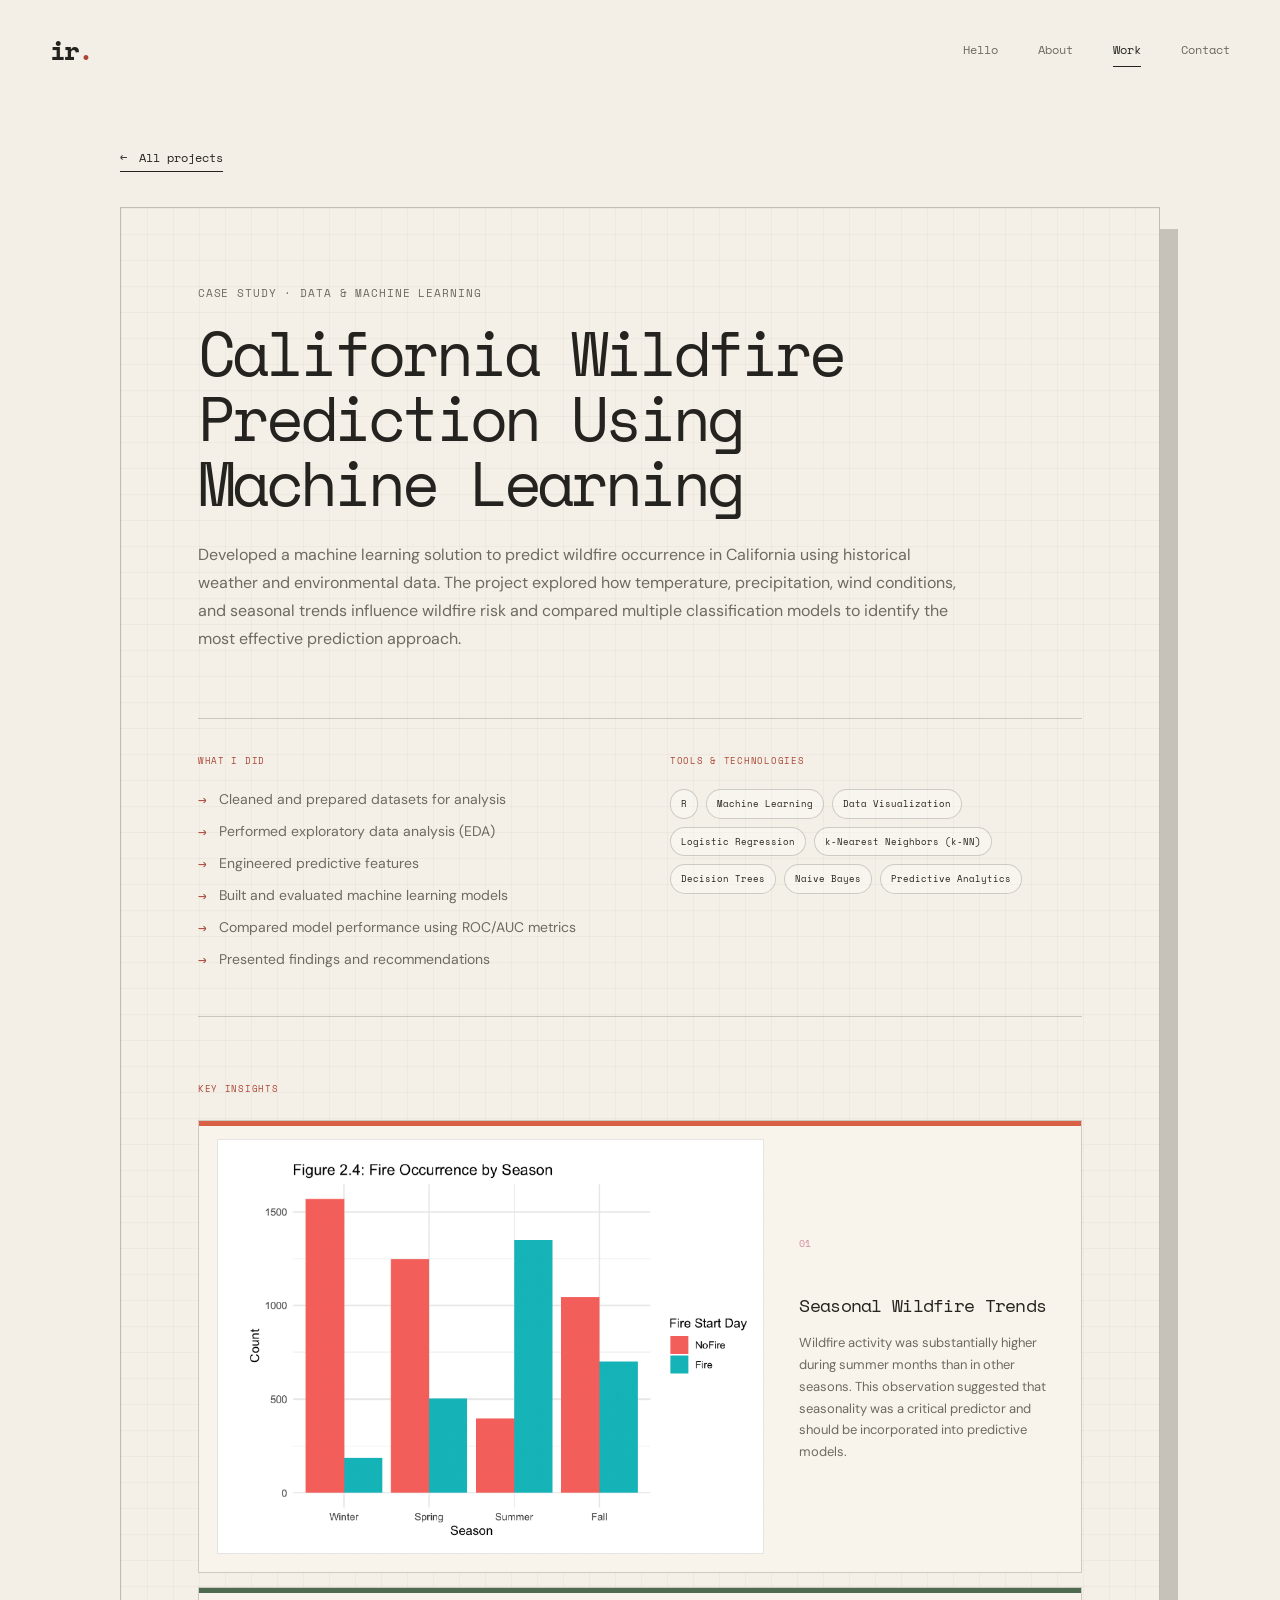
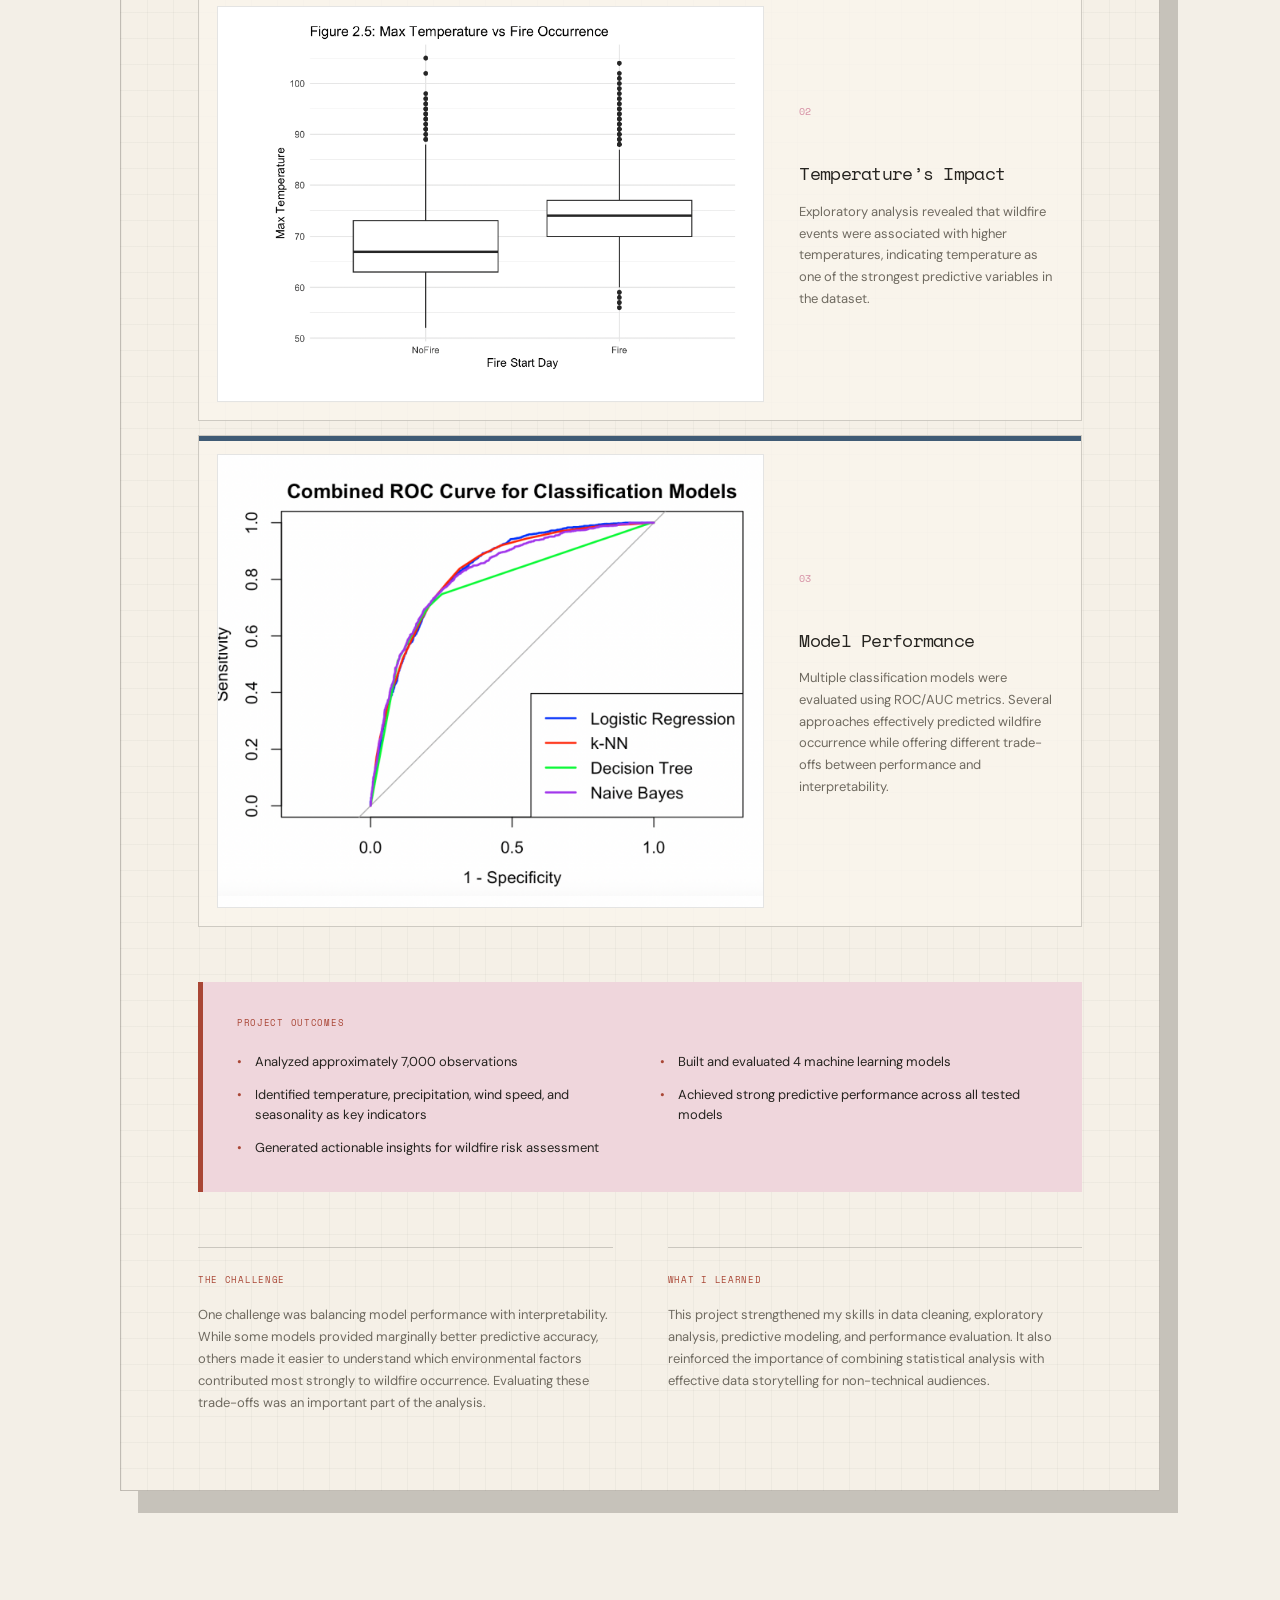
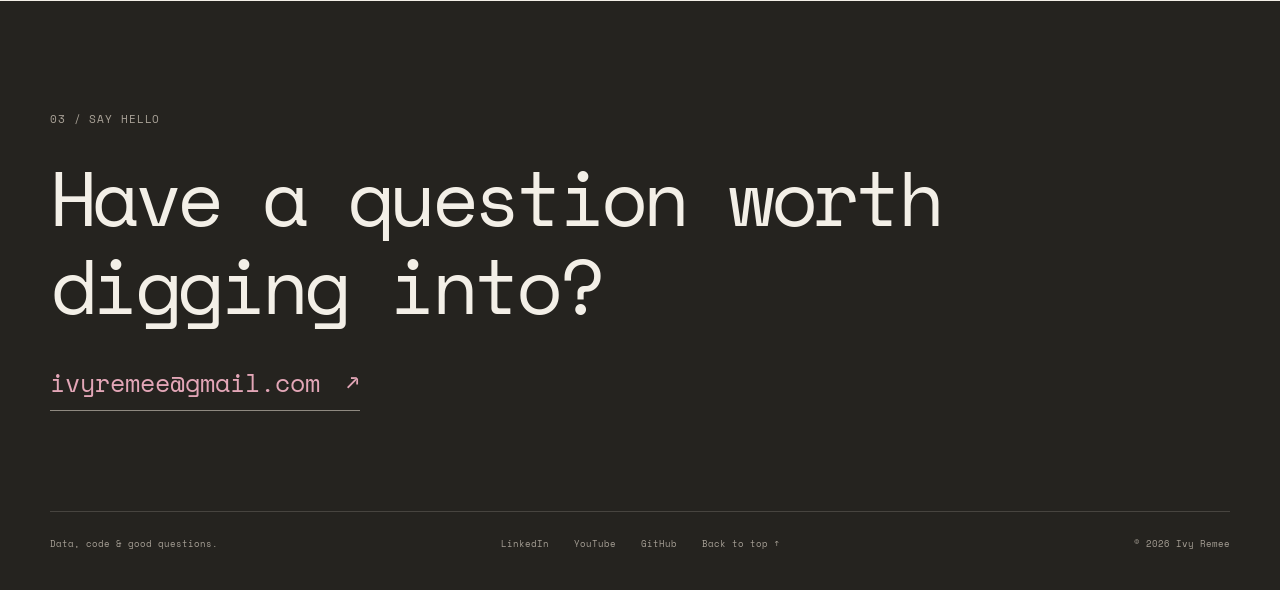
<file: projects/wildfire.html>
<!DOCTYPE html>
<html lang="en">
<head>
  <meta charset="UTF-8">
  <meta name="viewport" content="width=device-width, initial-scale=1.0">
  <title>California Wildfire Prediction | Ivy Remee's Portfolio</title>
  <meta name="description" content="Machine-learning case study predicting California wildfire occurrence from weather and seasonality data.">
  <link rel="icon" href="../assets/favicon.svg" type="image/svg+xml">
  <link rel="icon" href="../assets/favicon-32.png" type="image/png" sizes="32x32">
  <link rel="shortcut icon" href="../assets/favicon.ico">
  <link rel="apple-touch-icon" href="../assets/apple-touch-icon.png">
  <link rel="stylesheet" href="../css/base.css">
  <link rel="stylesheet" href="../css/project.css">
</head>
<body id="top">

  <header class="header">
    <a class="header__logo" href="../index.html#home" aria-label="Ivy Remee, home">ir<span class="header__logo-dot">.</span></a>
    <button class="header__toggle" type="button" aria-expanded="false" aria-controls="primary-nav" aria-label="Toggle navigation">
      <span class="header__toggle-bar header__toggle-bar--top"></span>
      <span class="header__toggle-bar header__toggle-bar--bottom"></span>
    </button>
    <nav class="nav" id="primary-nav" aria-label="Primary navigation">
      <a class="nav__link" href="../index.html#home">Hello</a>
      <a class="nav__link" href="../index.html#about">About</a>
      <a class="nav__link nav__link--active" href="../index.html#work" aria-current="page">Work</a>
      <a class="nav__link" href="#contact">Contact</a>
    </nav>
  </header>

  <main class="project">
    <div class="page-shell">
      <div class="project__inner">
        <a class="project__back" href="../index.html#work"><span class="project__back-icon" aria-hidden="true">←</span> All projects</a>
        <article class="case-study">
          <header class="case-study__header">
            <p class="kicker">Case study · Data &amp; Machine Learning</p>
            <h1 class="case-study__title">California Wildfire Prediction Using Machine Learning</h1>
            <p class="case-study__lead">Developed a machine learning solution to predict wildfire occurrence in California using historical weather and environmental data. The project explored how temperature, precipitation, wind conditions, and seasonal trends influence wildfire risk and compared multiple classification models to identify the most effective prediction approach.</p>
          </header>

          <section class="case-study__columns">
            <div>
              <p class="case-study__label">What I did</p>
              <ul class="case-study__checklist">
                <li class="case-study__check">Cleaned and prepared datasets for analysis</li>
                <li class="case-study__check">Performed exploratory data analysis (EDA)</li>
                <li class="case-study__check">Engineered predictive features</li>
                <li class="case-study__check">Built and evaluated machine learning models</li>
                <li class="case-study__check">Compared model performance using ROC/AUC metrics</li>
                <li class="case-study__check">Presented findings and recommendations</li>
              </ul>
            </div>
            <div>
              <p class="case-study__label">Tools &amp; technologies</p>
              <ul class="case-study__tags">
                <li class="case-study__tag">R</li>
                <li class="case-study__tag">Machine Learning</li>
                <li class="case-study__tag">Data Visualization</li>
                <li class="case-study__tag">Logistic Regression</li>
                <li class="case-study__tag">k-Nearest Neighbors (k-NN)</li>
                <li class="case-study__tag">Decision Trees</li>
                <li class="case-study__tag">Naive Bayes</li>
                <li class="case-study__tag">Predictive Analytics</li>
              </ul>
            </div>
          </section>

          <section class="insights">
            <p class="case-study__label">Key insights</p>
            <div class="insights__grid">
              <article class="insight insight--visual insight--1">
                <img class="insight__image" src="../assets/wildfire-season-chart.png" alt="Bar chart comparing fire and no-fire occurrence counts across seasons" loading="lazy">
                <div class="insight__body">
                  <span class="insight__num">01</span>
                  <h3 class="insight__title">Seasonal Wildfire Trends</h3>
                  <p class="insight__text">Wildfire activity was substantially higher during summer months than in other seasons. This observation suggested that seasonality was a critical predictor and should be incorporated into predictive models.</p>
                </div>
              </article>
              <article class="insight insight--visual insight--2">
                <img class="insight__image" src="../assets/wildfire-temperature-chart.png" alt="Box plots comparing maximum temperatures on fire and no-fire days" loading="lazy">
                <div class="insight__body">
                  <span class="insight__num">02</span>
                  <h3 class="insight__title">Temperature’s Impact</h3>
                  <p class="insight__text">Exploratory analysis revealed that wildfire events were associated with higher temperatures, indicating temperature as one of the strongest predictive variables in the dataset.</p>
                </div>
              </article>
              <article class="insight insight--visual insight--3">
                <img class="insight__image" src="../assets/wildfire-roc-comparison.png" alt="Combined ROC curves comparing logistic regression, k-nearest neighbors, decision tree, and Naive Bayes models" loading="lazy">
                <div class="insight__body">
                  <span class="insight__num">03</span>
                  <h3 class="insight__title">Model Performance</h3>
                  <p class="insight__text">Multiple classification models were evaluated using ROC/AUC metrics. Several approaches effectively predicted wildfire occurrence while offering different trade-offs between performance and interpretability.</p>
                </div>
              </article>
            </div>
          </section>

          <section class="outcomes">
            <p class="case-study__label">Project outcomes</p>
            <ul class="outcomes__list">
                <li class="outcomes__item">Analyzed approximately 7,000 observations</li>
                <li class="outcomes__item">Built and evaluated 4 machine learning models</li>
                <li class="outcomes__item">Identified temperature, precipitation, wind speed, and seasonality as key indicators</li>
                <li class="outcomes__item">Achieved strong predictive performance across all tested models</li>
                <li class="outcomes__item">Generated actionable insights for wildfire risk assessment</li>
            </ul>
          </section>

          <section class="reflection">
            <div class="reflection__item">
              <p class="case-study__label">The challenge</p>
              <p class="reflection__text">One challenge was balancing model performance with interpretability. While some models provided marginally better predictive accuracy, others made it easier to understand which environmental factors contributed most strongly to wildfire occurrence. Evaluating these trade-offs was an important part of the analysis.</p>
            </div>
            <div class="reflection__item">
              <p class="case-study__label">What I learned</p>
              <p class="reflection__text">This project strengthened my skills in data cleaning, exploratory analysis, predictive modeling, and performance evaluation. It also reinforced the importance of combining statistical analysis with effective data storytelling for non-technical audiences.</p>
            </div>
          </section>
        </article>
      </div>
    </div>
  </main>

  <footer class="footer" id="contact">
    <div class="page-shell">
      <p class="kicker kicker--light">03 / Say hello</p>
      <h2 class="section-title section-title--footer">Have a question worth<br>digging into?</h2>
      <a class="footer__contact" href="mailto:ivyremee@gmail.com">ivyremee@gmail.com<span class="footer__contact-icon" aria-hidden="true">↗</span></a>
      <div class="footer__row">
        <p>Data, code &amp; good questions.</p>
        <div class="footer__links">
          <a class="footer__link" href="https://www.linkedin.com/in/ivyremee/" target="_blank" rel="noreferrer">LinkedIn</a>
          <a class="footer__link" href="https://www.youtube.com/@lycheeivvy" target="_blank" rel="noreferrer">YouTube</a>
          <a class="footer__link" href="https://github.com" target="_blank" rel="noreferrer">GitHub</a>
          <a class="footer__link" href="#top">Back to top ↑</a>
        </div>
        <span class="footer__copyright">© <span id="year">2026</span> Ivy Remee</span>
      </div>
    </div>
  </footer>

  <script src="../js/main.js" defer></script>
  <script src="../js/cursor.js" defer></script>
</body>
</html>
</file>
<file: css/base.css>
/* base.css — design tokens, reset, shared components (buttons, header/nav, footer).
 Loaded on EVERY page. */

@import url("https://fonts.googleapis.com/css2?family=DM+Sans:wght@400;500;600&family=Space+Mono:ital,wght@0,400;0,700;1,400&display=swap");

/* ==========================================================
 Design tokens
 ========================================================== */

:root {
  /* colors */
  --color-paper: #f3efe7;
  --color-ink: #25231f;
  --color-muted: #6f6a60;
  --color-terracotta: #a94635;
  --color-pink: #d58da3;
  --color-pink-soft: #efd6dc;
  --color-sage: #b6c1a6;
  --color-line: rgba(37, 35, 31, 0.2);
  --color-green: #4e6b50;
  --color-blue: #405b75;
  --color-brown: #8e6145;
  --color-fire: #d86045;
  --color-rose: #b96880;
  --color-desk: #dfd8cb;
  --color-work: #e8e1d5;
  --color-card: #f7f3eb;
  --color-footer-muted: #a7a096;

  /* typography */
  --font-sans: "DM Sans", sans-serif;
  --font-mono: "Space Mono", monospace;
  --fs-7: 7px;
  --fs-8: 8px;
  --fs-9: 9px;
  --fs-10: 10px;
  --fs-11: 11px;
  --fs-12: 12px;
  --fs-13: 13px;
  --fs-14: 14px;
  --fs-16: 16px;
  --fs-17: 17px;
  --fs-18: 18px;
  --fs-24: 24px;
  --fs-26: 26px;

  /* spacing */
  --space-4: 4px;
  --space-8: 8px;
  --space-12: 12px;
  --space-14: 14px;
  --space-16: 16px;
  --space-20: 20px;
  --space-22: 22px;
  --space-24: 24px;
  --space-25: 25px;
  --space-30: 30px;
  --space-35: 35px;
  --space-40: 40px;
  --space-55: 55px;
  --space-65: 65px;

  /* layout */
  --shell-width: 1180px;
  --header-height: 100px;
}

/* ==========================================================
 Reset / base
 ========================================================== */

*,
*::before,
*::after {
  box-sizing: border-box;
  border: 0 solid;
  margin: 0;
  padding: 0;
}

html {
  scroll-behavior: smooth;
  line-height: 1.5;
  -webkit-text-size-adjust: 100%;
}

body {
  min-width: 320px;
  overflow-x: clip;
  background: var(--color-paper);
  color: var(--color-ink);
  font-family: var(--font-sans);
}

h1, h2, h3 { font-size: inherit; font-weight: inherit; }

a { color: inherit; text-decoration: inherit; -webkit-tap-highlight-color: transparent; }

strong { font-weight: bolder; }

ul { list-style: none; }

img, svg { display: block; vertical-align: middle; }

img { max-width: 100%; height: auto; }

button {
  font: inherit;
  color: inherit;
  background: transparent;
  cursor: pointer;
  -webkit-tap-highlight-color: transparent;
}

::selection {
  background: var(--color-pink-soft);
  color: var(--color-ink);
}

/* ==========================================================
 Shared blocks
 ========================================================== */

.page-shell {
  width: min(var(--shell-width), calc(100% - 80px));
  margin: 0 auto;
}

.kicker {
  display: flex;
  align-items: center;
  gap: 10px;
  color: var(--color-muted);
  font-family: var(--font-mono);
  font-size: var(--fs-11);
  letter-spacing: 0.08em;
  text-transform: uppercase;
}

.kicker--light {
  color: #aaa398;
}

.section-title {
  margin-top: 15px;
  font-family: var(--font-mono);
  font-size: clamp(32px, 4vw, 52px);
  font-weight: 400;
  letter-spacing: -0.06em;
  line-height: 1.15;
}

.section-title--footer {
  margin: 25px 0 35px;
  font-size: clamp(40px, 6vw, 80px);
}

.button {
  display: inline-flex;
  padding: 14px 19px;
  align-items: center;
  gap: 28px;
  border: 1px solid var(--color-ink);
  font-family: var(--font-mono);
  font-size: var(--fs-12);
  text-decoration: none;
  transition: transform 180ms ease, box-shadow 180ms ease;
}

.button:hover {
  transform: translate(-3px, -3px);
  box-shadow: 4px 4px 0 var(--color-terracotta);
}

.button--dark {
  background: var(--color-ink);
  color: var(--color-paper);
}

.button--light {
  background: transparent;
  color: var(--color-ink);
}

.button--light:hover {
  box-shadow: 4px 4px 0 var(--color-pink);
}

.button--wide {
  min-width: 145px;
  justify-content: space-between;
}

.button--resume {
  border-color: var(--color-blue);
  background: var(--color-blue);
  color: white;
}

.button--resume:hover {
  box-shadow: 4px 4px 0 rgba(64, 91, 117, 0.35);
}

.button--linkedin {
  border-color: var(--color-green);
  background: var(--color-green);
  color: white;
}

.button--linkedin:hover {
  box-shadow: 4px 4px 0 rgba(78, 107, 80, 0.35);
}

.button--youtube {
  border-color: var(--color-brown);
  background: var(--color-brown);
  color: white;
}

.button--youtube:hover {
  box-shadow: 4px 4px 0 rgba(142, 97, 69, 0.35);
}

.text-link {
  display: inline-flex;
  padding-bottom: 4px;
  align-items: center;
  gap: 12px;
  border-bottom: 1px solid var(--color-ink);
  color: var(--color-ink);
  font-family: var(--font-mono);
  font-size: var(--fs-12);
  text-decoration: none;
}

.text-link__icon {
  transition: transform 180ms ease;
}

.text-link:hover .text-link__icon {
  transform: translateX(5px);
}

/* ==========================================================
 Header / navigation
 ========================================================== */

.header {
  position: absolute;
  z-index: 20;
  top: 0;
  right: 0;
  left: 0;
  display: flex;
  width: min(var(--shell-width), calc(100% - 80px));
  height: var(--header-height);
  margin: 0 auto;
  align-items: center;
  justify-content: space-between;
}

.header__logo {
  color: var(--color-ink);
  font-family: var(--font-mono);
  font-size: 26px;
  font-weight: 700;
  letter-spacing: -2px;
  text-decoration: none;
}

.header__logo-dot {
  color: var(--color-terracotta);
}

.header__toggle {
  display: none;
}

.nav {
  display: flex;
  align-items: center;
  gap: 40px;
}

.nav__link {
  position: relative;
  color: var(--color-muted);
  font-family: var(--font-mono);
  font-size: var(--fs-12);
  text-decoration: none;
}

.nav__link::after {
  position: absolute;
  right: 0;
  bottom: -8px;
  left: 0;
  height: 1px;
  background: var(--color-ink);
  content: "";
  transform: scaleX(0);
  transform-origin: right;
  transition: transform 250ms ease;
}

.nav__link:hover,
.nav__link--active {
  color: var(--color-ink);
}

.nav__link:hover::after,
.nav__link--active::after {
  transform: scaleX(1);
  transform-origin: left;
}

/* ==========================================================
 Footer
 ========================================================== */

.footer {
  padding: 110px 0 40px;
  background: var(--color-ink);
  color: var(--color-paper);
}

.footer__contact {
  display: inline-flex;
  padding-bottom: 8px;
  align-items: center;
  gap: 25px;
  border-bottom: 1px solid #8f8980;
  color: #e3a6b7;
  font-family: var(--font-mono);
  font-size: clamp(17px, 2vw, 25px);
  text-decoration: none;
}

.footer__contact-icon {
  transition: transform 180ms ease;
}

.footer__contact:hover .footer__contact-icon {
  transform: translate(5px, -5px);
}

.footer__row {
  display: grid;
  margin-top: 100px;
  padding-top: 25px;
  border-top: 1px solid #47443f;
  grid-template-columns: 1fr auto 1fr;
  align-items: center;
  color: var(--color-footer-muted);
  font-family: var(--font-mono);
  font-size: var(--fs-9);
}

.footer__links {
  display: flex;
  gap: 25px;
}

.footer__link {
  color: inherit;
  text-decoration: none;
}

.footer__link:hover {
  color: white;
}

.footer__copyright {
  text-align: right;
}

/* ==========================================================
 Tablet — max-width 1024px
 ========================================================== */

@media (max-width: 1024px) {
  .page-shell,
  .header {
    width: min(100% - 40px, 680px);
  }

  .header__toggle {
    position: relative;
    z-index: 22;
    display: block;
    width: 34px;
    height: 34px;
    border: 0;
    background: transparent;
  }

  .header__toggle-bar {
    position: absolute;
    right: 2px;
    width: 25px;
    height: 1px;
    background: var(--color-ink);
    transition: transform 180ms ease;
  }

  .header__toggle-bar--top { top: 12px; }

  .header__toggle-bar--bottom { top: 20px; }

  .nav {
    position: fixed;
    top: 0;
    right: -100%;
    width: min(82vw, 340px);
    height: 100vh;
    padding: 110px 45px;
    flex-direction: column;
    align-items: flex-start;
    background: #e7dfd2;
    box-shadow: -20px 0 50px rgba(37, 35, 31, 0.12);
    gap: 30px;
    visibility: hidden;
    transition: right 280ms ease, visibility 0s linear 280ms;
  }

  .nav--open {
    right: 0;
    visibility: visible;
    transition: right 280ms ease, visibility 0s linear 0s;
  }

  .nav__link {
    font-size: var(--fs-18);
  }
}

/* ==========================================================
 Mobile — max-width 768px
 ========================================================== */

@media (max-width: 768px) {
  .page-shell,
  .header {
    width: calc(100% - 34px);
  }

  .header {
    height: 78px;
  }

  .button--wide {
    width: 100%;
  }

  .footer {
    padding-top: 80px;
  }

  .footer__row {
    margin-top: 75px;
    grid-template-columns: 1fr;
    gap: 22px;
  }

  .footer__copyright {
    text-align: left;
  }
}

@media (prefers-reduced-motion: reduce) {
  html {
    scroll-behavior: auto;
  }

  *,
  *::before,
  *::after {
    animation-duration: 0.01ms !important;
    animation-iteration-count: 1 !important;
    transition-duration: 0.01ms !important;
  }
}

/* ==========================================================
   Crosshair cursor (js/cursor.js adds the .reticle element)
   Mouse only — touch screens keep their normal behavior.
   ========================================================== */
html.has-reticle,
html.has-reticle * {
  cursor: none !important;
}

.reticle {
  position: fixed;
  z-index: 9999;
  top: 0;
  left: 0;
  width: 0;
  height: 0;
  opacity: 0;
  pointer-events: none;
  transition: opacity 150ms ease;
}

.reticle--visible {
  opacity: 1;
}

.reticle__ring {
  position: absolute;
  top: -11px;
  left: -11px;
  width: 22px;
  height: 22px;
  border: 1.5px solid var(--color-terracotta);
  border-radius: 50%;
  transition: transform 180ms ease, border-color 180ms ease, background-color 180ms ease;
}

.reticle__tick,
.reticle__dot {
  position: absolute;
  background: var(--color-terracotta);
  transition: background-color 180ms ease;
}

.reticle__dot {
  top: -1.5px;
  left: -1.5px;
  width: 3px;
  height: 3px;
}

.reticle__tick--n { top: -17px; left: -0.75px; width: 1.5px; height: 11px; }
.reticle__tick--s { top: 6px; left: -0.75px; width: 1.5px; height: 11px; }
.reticle__tick--w { top: -0.75px; left: -17px; width: 11px; height: 1.5px; }
.reticle__tick--e { top: -0.75px; left: 6px; width: 11px; height: 1.5px; }

.reticle__chip {
  position: absolute;
  top: 20px;
  left: 20px;
  padding: 5px 7px;
  border: 1px solid var(--color-ink);
  background: var(--color-paper);
  box-shadow: 3px 3px 0 rgba(213, 141, 163, 0.6);
  color: var(--color-ink);
  font-family: var(--font-mono);
  font-size: var(--fs-10);
  line-height: 1;
  white-space: pre;
  transition: box-shadow 180ms ease;
}

.reticle--flip-x .reticle__chip {
  right: 20px;
  left: auto;
}

.reticle--flip-y .reticle__chip {
  top: auto;
  bottom: 20px;
}

/* over links and buttons */
.reticle--hover .reticle__ring {
  border-color: var(--color-pink);
  background: rgba(213, 141, 163, 0.16);
  transform: scale(1.7);
}

.reticle--hover .reticle__chip {
  box-shadow: 3px 3px 0 var(--color-terracotta);
}

/* while the mouse button is down */
.reticle--pressed .reticle__ring {
  transform: scale(0.7);
}

.reticle--hover.reticle--pressed .reticle__ring {
  transform: scale(1.35);
}

/* on the dark footer */
.reticle--dark .reticle__ring {
  border-color: var(--color-pink);
}

.reticle--dark .reticle__tick,
.reticle--dark .reticle__dot {
  background: var(--color-pink);
}

.reticle--dark.reticle--hover .reticle__ring {
  border-color: var(--color-paper);
  background: rgba(243, 239, 231, 0.14);
}
</file>
<file: css/home.css>
/* home.css — styles that only the homepage (index.html) uses:
 hero, desk illustration, about, project cards. */

/* ==========================================================
 Hero
 ========================================================== */

.hero {
  display: grid;
  min-height: 780px;
  padding-top: 145px;
  padding-bottom: 90px;
  grid-template-columns: 0.92fr 1.08fr;
  align-items: center;
  gap: 70px;
}

.hero__title {
  margin: 0 0 25px;
  font-family: var(--font-mono);
  font-weight: 400;
}

.hero__greeting {
  display: block;
  font-size: clamp(44px, 5vw, 72px);
  letter-spacing: -0.065em;
  line-height: 1.08;
}

.hero__name {
  color: var(--color-terracotta);
  font-style: italic;
  text-decoration: underline;
  text-decoration-color: var(--color-pink);
  text-decoration-thickness: 5px;
  text-underline-offset: 5px;
}

.hero__statement {
  display: flex;
  margin-top: 34px;
  flex-direction: column;
  gap: 5px;
  font-family: var(--font-sans);
  font-size: clamp(21px, 2.2vw, 31px);
  letter-spacing: -0.035em;
  line-height: 1.28;
}

.hero__line {
  display: block;
}

.hero__lead,
.hero__keyword {
  font-family: var(--font-mono);
  font-style: normal;
  font-weight: 700;
}

.hero__lead--1 { color: var(--color-terracotta); font-style: italic; }

.hero__keyword--1 { color: var(--color-rose); }

.hero__lead--2 { color: var(--color-green); font-style: italic; }

.hero__keyword--2 { color: var(--color-blue); }

.hero__lead--3 { color: var(--color-brown); font-style: italic; }

.hero__keyword--3 {
  position: relative;
  color: var(--color-terracotta);
}

.hero__keyword--3::after {
  position: absolute;
  z-index: -1;
  right: -3px;
  bottom: 1px;
  left: -3px;
  height: 8px;
  background: var(--color-pink-soft);
  content: "";
  transform: rotate(-1deg);
}

.hero__actions {
  display: flex;
  margin-top: 38px;
  align-items: center;
  gap: 30px;
}

/* Desk scene */

.desk {
  position: relative;
  min-height: 530px;
  transform: rotate(1deg);
}

.desk::before {
  position: absolute;
  inset: 15px 5px 0 15px;
  border-radius: 49% 51% 48% 52%;
  background: var(--color-desk);
  content: "";
  transform: rotate(-3deg);
}

.desk__tape {
  position: absolute;
  z-index: 5;
  top: 11px;
  left: 95px;
  width: 72px;
  height: 22px;
  background: rgba(235, 221, 179, 0.77);
  transform: rotate(6deg);
}

.desk__star {
  position: absolute;
  z-index: 6;
  top: 22px;
  right: 238px;
  color: var(--color-terracotta);
  font-size: 34px;
  transform: rotate(13deg);
}

.desk__portrait {
  position: absolute;
  z-index: 6;
  top: 133px;
  right: -12px;
  width: 245px;
  margin: 0;
  padding: 8px 8px 28px;
  border: 1px solid rgba(37, 35, 31, 0.18);
  background: #fbf8f1;
  box-shadow: 7px 9px 0 rgba(213, 141, 163, 0.28);
  transform: rotate(5deg);
  transform-origin: 50% 12%;
  animation: portrait-sway 4.5s ease-in-out infinite;
  transition: box-shadow 220ms ease;
}

.desk__portrait:hover {
  box-shadow: 10px 13px 0 rgba(213, 141, 163, 0.42);
  animation-play-state: paused;
}

.desk__motion {
  position: absolute;
  top: 38px;
  left: -25px;
  display: flex;
  flex-direction: column;
  gap: 5px;
  transform: rotate(-8deg);
}

.desk__motion-mark {
  display: block;
  height: 2px;
  border-radius: 50%;
  background: var(--color-terracotta);
  animation: motion-mark 2.25s ease-in-out infinite;
}

.desk__motion-mark--1 { width: 13px; }

.desk__motion-mark--2 { width: 20px; animation-delay: 120ms; }

.desk__motion-mark--3 { width: 10px; animation-delay: 240ms; }

.desk__portrait-img {
  display: block;
  width: 100%;
  height: 300px;
  object-fit: cover;
  object-position: 50% 66%;
  filter: saturate(0.9) contrast(0.97);
}

.desk__portrait-caption {
  position: absolute;
  right: 10px;
  bottom: 7px;
  font-family: var(--font-mono);
  font-size: var(--fs-10);
  font-style: italic;
}

.desk__note {
  position: absolute;
  z-index: 4;
  top: 19px;
  left: 20px;
  width: 215px;
  padding: 18px;
  background: var(--color-pink-soft);
  box-shadow: 5px 6px 0 rgba(63, 51, 43, 0.12);
  transform: rotate(-5deg);
}

.desk__note-label,
.desk__note-text {
  display: block;
  font-family: var(--font-mono);
}

.desk__note-label {
  margin-bottom: 7px;
  font-size: var(--fs-8);
  text-transform: uppercase;
}

.desk__note-text {
  font-size: var(--fs-11);
  line-height: 1.5;
}

.desk__sticker {
  position: absolute;
  z-index: 5;
  right: -12px;
  bottom: 68px;
  display: flex;
  width: 72px;
  height: 72px;
  border: 2px solid var(--color-paper);
  border-radius: 50%;
  background: var(--color-blue);
  color: white;
  transform: rotate(9deg);
  align-items: center;
  justify-content: center;
  font-family: var(--font-mono);
  font-size: var(--fs-10);
  text-align: center;
}

.desk__pencil {
  position: absolute;
  z-index: 7;
  right: 8px;
  bottom: 33px;
  width: 220px;
  height: 12px;
  border: 1px solid #493f34;
  background: #d1a24f;
  transform: rotate(-11deg);
}

.desk__pencil::after {
  position: absolute;
  top: -1px;
  right: -24px;
  border-top: 6px solid transparent;
  border-bottom: 6px solid transparent;
  border-left: 24px solid #d7bd91;
  content: "";
}

@keyframes portrait-sway {
  0%, 100% { transform: translateX(-3px) rotate(3.5deg); }
  50% { transform: translateX(7px) rotate(6deg); }
}

@keyframes motion-mark {
  0%, 100% { opacity: 0.3; transform: translateX(3px) scaleX(0.8); }
  50% { opacity: 0.9; transform: translateX(-3px) scaleX(1); }
}

/* Notebook */

.notebook {
  position: absolute;
  z-index: 2;
  top: 100px;
  right: 82px;
  bottom: 15px;
  left: 25px;
  filter: drop-shadow(9px 13px 0 rgba(64, 52, 42, 0.12));
}

.notebook__binding {
  position: absolute;
  z-index: 3;
  top: 23px;
  bottom: 18px;
  left: 45px;
  display: flex;
  flex-direction: column;
  justify-content: space-around;
}

.notebook__ring {
  display: block;
  width: 41px;
  height: 11px;
  border: 2px solid #47433d;
  border-radius: 50%;
  background: transparent;
  transform: rotate(-3deg);
}

.notebook__page {
  height: 100%;
  overflow: hidden;
  padding: 43px 42px 32px 62px;
  border: 1px solid rgba(61, 55, 46, 0.28);
  background-color: #f9f6ec;
  background-image: repeating-linear-gradient(transparent, transparent 31px, rgba(69, 90, 114, 0.14) 32px);
  clip-path: polygon(1% 1%, 98% 0, 100% 98%, 2% 100%, 0 52%);
  transform: rotate(-1deg);
}

.notebook__scribble {
  color: var(--color-terracotta);
  font-family: var(--font-mono);
  font-size: var(--fs-11);
  font-style: italic;
}

.notebook__title {
  margin: 3px 0 28px;
  font-family: var(--font-mono);
  font-size: var(--fs-26);
  font-weight: 400;
  letter-spacing: -0.04em;
}

.notebook__metrics {
  display: grid;
  margin-bottom: 25px;
  grid-template-columns: 1fr 1fr;
  gap: 15px;
}

.notebook__metric {
  padding: 12px;
  border: 1px dashed rgba(37, 35, 31, 0.35);
  background: rgba(249, 246, 236, 0.65);
}

.notebook__metric-label,
.notebook__metric-value {
  display: block;
}

.notebook__metric-label {
  color: var(--color-muted);
  font-family: var(--font-mono);
  font-size: var(--fs-8);
  text-transform: uppercase;
}

.notebook__metric-value {
  margin-top: 4px;
  font-family: var(--font-mono);
  font-size: var(--fs-17);
}

.notebook__chart {
  display: flex;
  height: 120px;
  padding: 0 10px 19px;
  align-items: flex-end;
  justify-content: space-around;
  border-bottom: 1px solid var(--color-ink);
}

.notebook__bar {
  position: relative;
  width: 21px;
  background: var(--color-sage);
  border: 1px solid #5f6953;
  transition: height 250ms ease, background 180ms ease;
}

.notebook__bar:hover {
  height: 100% !important;
  background: var(--color-pink);
}

.notebook__bar--highlight {
  background: var(--color-pink-soft);
  border-color: var(--color-pink);
}

.notebook__bar-label {
  position: absolute;
  bottom: -18px;
  width: 100%;
  font-family: var(--font-mono);
  font-size: var(--fs-7);
  font-style: normal;
  text-align: center;
}

.notebook__caption {
  margin-top: 14px;
  color: var(--color-muted);
  font-family: var(--font-mono);
  font-size: var(--fs-8);
  font-style: italic;
}

/* ==========================================================
 About
 ========================================================== */

.about {
  padding-top: 125px;
  padding-bottom: 125px;
}

.about__title {
  max-width: 900px;
}

.about__title-em {
  color: var(--color-terracotta);
  font-weight: 400;
}

.facts {
  display: grid;
  margin-top: 50px;
  border-top: 1px solid var(--color-line);
  border-bottom: 1px solid var(--color-line);
  grid-template-columns: 1.05fr 0.9fr 1.35fr;
}

.facts__item {
  display: flex;
  height: 80px;
  min-height: 80px;
  padding: 13px 25px;
  flex-direction: column;
  justify-content: space-between;
  gap: 7px;
}

.facts__item:not(:last-child) {
  border-right: 1px solid var(--color-line);
}

.facts__label {
  color: var(--color-terracotta);
  font-family: var(--font-mono);
  font-size: var(--fs-8);
  letter-spacing: 0.08em;
  text-transform: uppercase;
}

.facts__value {
  font-size: var(--fs-14);
  font-weight: 500;
  line-height: 1.5;
}

.about__story {
  display: grid;
  margin-top: 70px;
  grid-template-columns: minmax(280px, 0.82fr) 1.18fr;
  align-items: center;
  gap: clamp(45px, 8vw, 110px);
}

.about__photo {
  position: relative;
  width: 100%;
  max-width: 430px;
  margin: 0;
  padding: 12px 12px 63px;
  border: 1px solid rgba(37, 35, 31, 0.2);
  background: #faf6ed;
  box-shadow: 13px 15px 0 var(--color-pink-soft);
  transform: rotate(-2deg);
  transition: transform 240ms ease, box-shadow 240ms ease;
}

.about__photo:hover {
  box-shadow: 17px 20px 0 rgba(213, 141, 163, 0.42);
  transform: rotate(0) translateY(-5px);
}

.about__tape {
  position: absolute;
  z-index: 2;
  top: -14px;
  left: 50%;
  width: 100px;
  height: 29px;
  background: rgba(225, 205, 153, 0.8);
  transform: translateX(-50%) rotate(2deg);
}

.about__image {
  display: block;
  width: 100%;
  height: auto;
  aspect-ratio: 1 / 1.05;
  object-fit: cover;
  object-position: 50% 66%;
  filter: saturate(0.9) contrast(0.97);
  animation: photo-reveal 420ms ease both;
}

.about__labels {
  position: absolute;
  z-index: 3;
  inset: 12px 12px 63px;
  pointer-events: none;
}

.about__labels[hidden] {
  display: none;
}

.about__label {
  position: absolute;
  padding: 4px 7px;
  border: 1px solid rgba(37, 35, 31, 0.25);
  border-radius: 20px;
  background: rgba(250, 246, 237, 0.93);
  box-shadow: 2px 2px 0 rgba(213, 141, 163, 0.4);
  font-family: var(--font-mono);
  font-size: var(--fs-9);
  line-height: 1;
  white-space: nowrap;
}

.about__label::after {
  position: absolute;
  color: var(--color-terracotta);
  content: "↝";
  font-size: 22px;
  font-weight: 700;
}

.about__label--down-right::after { top: 8px; left: 75%; transform: rotate(43deg); }

.about__label--down-left::after { top: 8px; right: 75%; transform: scaleX(-1) rotate(43deg); }

.about__label--up-right::after { bottom: 8px; left: 75%; transform: rotate(-43deg); }

.about__label--up-left::after { right: 75%; bottom: 8px; transform: scaleX(-1) rotate(-43deg); }

.about__caption {
  position: absolute;
  right: 70px;
  bottom: 15px;
  left: 18px;
  overflow: hidden;
  font-family: var(--font-mono);
  font-size: var(--fs-9);
  font-style: italic;
  line-height: 1.45;
  text-overflow: ellipsis;
  white-space: nowrap;
}

.about__controls {
  position: absolute;
  right: 15px;
  bottom: 12px;
  display: flex;
  gap: 6px;
}

.about__next {
  display: grid;
  width: 38px;
  height: 38px;
  border: 1px solid var(--color-ink);
  border-radius: 50%;
  background: transparent;
  color: var(--color-ink);
  place-items: center;
  font-family: var(--font-mono);
  font-size: var(--fs-13);
  transition: background 180ms ease, color 180ms ease, transform 180ms ease;
  animation: next-button-pulse 1.5s ease-in-out infinite;
}

.about__next:hover {
  background: var(--color-ink);
  color: var(--color-paper);
  transform: translateY(-2px);
}

@keyframes photo-reveal {
  from { opacity: 0; transform: scale(0.985); }
  to { opacity: 1; transform: scale(1); }
}

@keyframes next-button-pulse {
  0%, 100% { box-shadow: 0 0 0 0 rgba(213, 141, 163, 0); opacity: 0.72; }
  50% { box-shadow: 0 0 0 6px rgba(213, 141, 163, 0.24); opacity: 1; }
}

.about__copy {
  max-width: 610px;
}

.about__text {
  margin-bottom: 20px;
  color: var(--color-muted);
  font-size: var(--fs-16);
  line-height: 1.75;
}

.about__text--lead {
  color: var(--color-ink);
  font-family: var(--font-mono);
  font-size: clamp(19px, 2vw, 26px);
  letter-spacing: -0.035em;
  line-height: 1.55;
}

.about__accent {
  color: var(--color-terracotta);
  font-weight: 400;
}

.about__quote {
  position: relative;
  margin: 34px 0 0;
  padding: 21px 24px 21px 33px;
  border-left: 3px solid var(--color-pink);
  background: var(--color-pink-soft);
  font-family: var(--font-mono);
  font-size: var(--fs-13);
  font-style: italic;
  line-height: 1.7;
}

.about__links {
  display: flex;
  margin-top: 85px;
  padding-top: 30px;
  border-top: 1px solid var(--color-line);
  align-items: center;
  justify-content: space-between;
  gap: 25px;
}

.about__links-actions {
  display: flex;
  gap: 12px;
}

/* ==========================================================
 Work
 ========================================================== */

.work {
  padding: 110px 0 120px;
  border-top: 1px solid var(--color-line);
  background: var(--color-work);
}

.work__header {
  display: flex;
  margin-bottom: 55px;
  align-items: flex-end;
  justify-content: space-between;
}

.filters {
  display: flex;
  gap: 8px;
}

.filters__button {
  padding: 8px 13px;
  border: 1px solid rgba(37, 35, 31, 0.25);
  border-radius: 30px;
  background: transparent;
  color: var(--color-muted);
  font-family: var(--font-mono);
  font-size: var(--fs-10);
  transition: 180ms ease;
}

.filters__button:hover,
.filters__button--selected {
  border-color: var(--color-ink);
  background: var(--color-ink);
  color: var(--color-paper);
  box-shadow: 3px 3px 0 var(--color-pink);
}

.project-grid {
  display: grid;
  grid-template-columns: repeat(3, 1fr);
  gap: 22px;
}

.project-card {
  min-width: 0;
  transition: transform 220ms ease;
}

.project-card[hidden] {
  display: none;
}

.project-card:hover {
  transform: translateY(-8px);
}

.project-card__preview {
  position: relative;
  display: flex;
  height: 260px;
  overflow: hidden;
  padding: 34px;
  align-items: center;
  border: 1px solid var(--color-line);
  background-color: var(--color-card);
  background-image:
    linear-gradient(rgba(37, 35, 31, 0.055) 1px, transparent 1px),
    linear-gradient(90deg, rgba(37, 35, 31, 0.055) 1px, transparent 1px);
  background-size: 22px 22px;
}

.project-card__number {
  position: absolute;
  top: 15px;
  left: 17px;
  font-family: var(--font-mono);
  font-size: var(--fs-10);
}

.project-card__tag {
  position: absolute;
  right: 15px;
  bottom: 14px;
  padding: 5px 8px;
  background: var(--accent);
  color: white;
  font-family: var(--font-mono);
  font-size: var(--fs-8);
  text-transform: uppercase;
}

.project-card__line {
  width: 100%;
  overflow: visible;
}

.project-card__line-path {
  fill: none;
  stroke: var(--accent);
  stroke-dasharray: 520;
  stroke-dashoffset: 520;
  stroke-linecap: round;
  stroke-width: 3;
  transition: stroke-dashoffset 1.2s ease;
}

.project-card:hover .project-card__line-path {
  stroke-dashoffset: 0;
}

.project-card__bars {
  display: flex;
  width: 100%;
  height: 135px;
  align-items: flex-end;
  justify-content: space-between;
  gap: 7px;
}

.project-card__bar {
  flex: 1;
  border: 1px solid rgba(37, 35, 31, 0.4);
  transition: height 300ms ease;
}

.project-card:hover .project-card__bar:nth-child(odd) {
  height: 92% !important;
}

.project-card__code {
  width: 100%;
  padding: 25px 18px;
  border: 1px solid var(--color-ink);
  background: #e9e3d9;
  box-shadow: 7px 7px 0 rgba(64, 91, 117, 0.25);
}

.project-card__code-line {
  display: block;
  height: 8px;
  margin: 11px 0;
  background: rgba(64, 91, 117, 0.38);
  transition: width 350ms ease;
}

.project-card:hover .project-card__code-line {
  width: 90% !important;
}

.project-card__info {
  padding: 24px 2px 10px;
}

.project-card__category {
  color: var(--color-terracotta);
  font-family: var(--font-mono);
  font-size: var(--fs-9);
  text-transform: uppercase;
}

.project-card__title {
  margin: 8px 0 14px;
  font-family: var(--font-mono);
  font-size: var(--fs-24);
  font-weight: 400;
  letter-spacing: -0.04em;
}

.project-card__detail {
  display: flex;
  align-items: flex-start;
  gap: 14px;
}

.project-card__description {
  color: var(--color-muted);
  font-size: var(--fs-14);
  line-height: 1.6;
}

.project-card__open {
  flex: 0 0 34px;
  height: 34px;
  border: 1px solid var(--color-ink);
  border-radius: 50%;
  background: transparent;
  transition: 180ms ease;
}

.project-card__open:hover {
  background: var(--color-ink);
  color: white;
  transform: rotate(45deg);
}

.project-card__tools {
  display: flex;
  margin: 19px 0 0;
  padding: 0;
  flex-wrap: wrap;
  gap: 8px;
}

.project-card__tool {
  color: var(--color-muted);
  font-family: var(--font-mono);
  font-size: var(--fs-9);
}

.project-card__tool:not(:last-child)::after {
  margin-left: 8px;
  content: "·";
}

/* ==========================================================
 Tablet — max-width 1024px
 ========================================================== */

@media (max-width: 1024px) {
  .hero {
    display: block;
    padding-top: 135px;
  }

  .hero__copy {
    position: relative;
    z-index: 3;
  }

  .desk {
    margin-top: 70px;
  }

  .project-grid {
    grid-template-columns: 1fr;
    gap: 55px;
  }

  .project-card__preview {
    height: 350px;
  }

  .about {
    padding-top: 100px;
  }

  .about__story {
    grid-template-columns: minmax(250px, 0.75fr) 1.25fr;
    gap: 45px;
  }

  .facts {
    grid-template-columns: 1fr;
  }

  .facts__item {
    height: 80px;
    min-height: 80px;
  }

  .facts__item:not(:last-child) {
    border-right: 0;
    border-bottom: 1px solid var(--color-line);
  }

  .about__links {
    align-items: flex-start;
    flex-direction: column;
  }

  .about__image {
    height: auto;
  }
}

@media (min-width: 769px) and (max-width: 1024px) {
  .desk__portrait {
    top: -349px;
    right: 0;
    width: 210px;
  }

  .desk__portrait-img {
    height: 300px;
  }
}

/* ==========================================================
 Mobile — max-width 768px
 ========================================================== */

@media (max-width: 768px) {
  .hero {
    min-height: auto;
    padding-top: 120px;
    padding-bottom: 70px;
  }

  .hero__title {
    margin-top: 20px;
  }

  .hero__greeting {
    font-size: clamp(40px, 12vw, 52px);
  }

  .hero__statement {
    margin-top: 28px;
    font-size: clamp(19px, 6vw, 25px);
    gap: 8px;
  }

  .hero__actions {
    align-items: flex-start;
    flex-direction: column;
    gap: 22px;
  }

  .desk {
    min-height: 430px;
    margin-top: 50px;
  }

  .notebook {
    top: 90px;
    right: -8px;
    left: 18px;
  }

  .notebook__page {
    padding: 38px 25px 23px 47px;
  }

  .notebook__binding {
    left: 8px;
  }

  .desk__note {
    left: 3px;
  }

  .desk__portrait {
    top: 35px;
    right: -2px;
    width: 170px;
    padding: 7px 7px 24px;
  }

  .desk__portrait-img {
    height: 215px;
  }

  .desk__portrait-caption {
    bottom: 6px;
    font-size: var(--fs-8);
  }

  .desk__star {
    top: 10px;
    right: 166px;
  }

  .desk__sticker {
    right: -4px;
  }

  .desk__pencil {
    right: -4px;
    width: 170px;
  }

  .work,
  .about {
    padding-top: 80px;
    padding-bottom: 80px;
  }

  .about__story {
    margin-top: 45px;
    grid-template-columns: 1fr;
    gap: 65px;
  }

  .about__photo {
    width: calc(100% - 14px);
    max-width: 430px;
  }

  .about__text--lead {
    font-size: 19px;
  }

  .about__links {
    margin-top: 60px;
  }

  .about__links-actions {
    width: 100%;
    flex-direction: column;
  }

  .work__header {
    margin-bottom: 38px;
    align-items: flex-start;
    flex-direction: column;
    gap: 25px;
  }

  .filters {
    max-width: 100%;
    flex-wrap: wrap;
  }

  .project-card__preview {
    height: 260px;
  }
}

/* Project-card arrow is a link to the project page */
.project-card__open {
  display: grid;
  color: inherit;
  place-items: center;
  text-decoration: none;
}
</file>
<file: css/project.css>
/* project.css — styles for the case-study pages in /projects.
 Loaded together with base.css. */

.case-study__header {
  max-width: 800px;
}

.case-study__title {
  margin: 19px 0 25px;
  font-family: var(--font-mono);
  font-size: clamp(34px, 5vw, 62px);
  font-weight: 400;
  letter-spacing: -0.065em;
  line-height: 1.05;
}

.case-study__lead {
  max-width: 760px;
  color: var(--color-muted);
  font-size: var(--fs-16);
  line-height: 1.75;
}

.case-study__label {
  color: var(--color-terracotta);
  font-family: var(--font-mono);
  font-size: var(--fs-9);
  letter-spacing: 0.08em;
  text-transform: uppercase;
}

.case-study__columns {
  display: grid;
  margin-top: 65px;
  padding: 35px 0;
  border-top: 1px solid var(--color-line);
  border-bottom: 1px solid var(--color-line);
  grid-template-columns: 1fr 1fr;
  gap: 60px;
}

.case-study__checklist,
.case-study__tags {
  margin: 22px 0 0;
  padding: 0;
  list-style: none;
}

.case-study__check {
  position: relative;
  margin: 11px 0;
  padding-left: 21px;
  color: var(--color-muted);
  font-size: var(--fs-14);
}

.case-study__check::before {
  position: absolute;
  top: 0;
  left: 0;
  color: var(--color-terracotta);
  content: "→";
  font-family: var(--font-mono);
}

.case-study__tags {
  display: flex;
  flex-wrap: wrap;
  gap: 8px;
}

.case-study__tag {
  padding: 7px 10px;
  border: 1px solid var(--color-line);
  border-radius: 30px;
  background: rgba(255, 255, 255, 0.32);
  font-family: var(--font-mono);
  font-size: var(--fs-9);
}

.insights {
  padding-top: 65px;
}

.insights__grid {
  display: grid;
  margin-top: 24px;
  grid-template-columns: 1fr;
  gap: 14px;
}

.insight {
  min-height: 240px;
  padding: 25px;
  border: 1px solid var(--color-line);
  background: rgba(250, 246, 237, 0.8);
}

.insight--visual {
  display: grid;
  padding: 18px;
  grid-template-columns: minmax(0, 1.35fr) minmax(240px, 0.65fr);
  align-items: center;
  gap: 35px;
}

.insight--1 { box-shadow: inset 0 5px 0 var(--color-fire); }

.insight--2 { box-shadow: inset 0 5px 0 var(--color-green); }

.insight--3 { box-shadow: inset 0 5px 0 var(--color-blue); }

.insight__image {
  display: block;
  width: 100%;
  border: 1px solid rgba(37, 35, 31, 0.12);
  background: white;
}

.insight__num {
  color: var(--color-pink);
  font-family: var(--font-mono);
  font-size: var(--fs-10);
}

.insight__title {
  margin: 40px 0 16px;
  font-family: var(--font-mono);
  font-size: var(--fs-18);
  font-weight: 400;
  letter-spacing: -0.04em;
  line-height: 1.25;
}

.insight__text,
.reflection__text {
  color: var(--color-muted);
  font-size: var(--fs-13);
  line-height: 1.68;
}

.outcomes {
  margin-top: 55px;
  padding: 34px;
  border-left: 5px solid var(--color-terracotta);
  background: var(--color-pink-soft);
}

.outcomes__list {
  display: grid;
  margin: 22px 0 0;
  padding: 0;
  grid-template-columns: 1fr 1fr;
  gap: 14px 35px;
  list-style: none;
}

.outcomes__item {
  position: relative;
  padding-left: 18px;
  font-size: var(--fs-13);
  line-height: 1.5;
}

.outcomes__item::before {
  position: absolute;
  left: 0;
  color: var(--color-terracotta);
  content: "•";
}

.reflection {
  display: grid;
  margin-top: 55px;
  grid-template-columns: 1fr 1fr;
  gap: 55px;
}

.reflection__item {
  padding-top: 25px;
  border-top: 1px solid var(--color-line);
}

.reflection__text {
  margin-top: 18px;
}

/* ==========================================================
 Tablet — max-width 1024px
 ========================================================== */

@media (max-width: 1024px) {
  .insights__grid {
    grid-template-columns: 1fr;
  }

  .insight {
    min-height: auto;
  }

  .insight--visual {
    grid-template-columns: 1fr;
    gap: 22px;
  }
}

/* ==========================================================
 Mobile — max-width 768px
 ========================================================== */

@media (max-width: 768px) {
  .case-study__title {
    font-size: 34px;
  }

  .case-study__columns,
  .reflection {
    grid-template-columns: 1fr;
    gap: 35px;
  }

  .outcomes {
    padding: 25px 20px;
  }

  .outcomes__list {
    grid-template-columns: 1fr;
  }
}

/* ==========================================================
   Project page layout (replaces the old modal on the homepage)
   ========================================================== */
.project {
  padding-top: 145px;
  padding-bottom: 110px;
}

.project__inner {
  width: min(100%, 1040px);
  margin: 0 auto;
}

.project__back {
  display: inline-flex;
  margin-bottom: 35px;
  padding-bottom: 4px;
  align-items: center;
  gap: 12px;
  border-bottom: 1px solid var(--color-ink);
  color: var(--color-ink);
  font-family: var(--font-mono);
  font-size: var(--fs-12);
  text-decoration: none;
}

.project__back-icon {
  transition: transform 180ms ease;
}

.project__back:hover .project__back-icon {
  transform: translateX(-5px);
}

.case-study {
  position: relative;
  padding: clamp(38px, 6vw, 80px);
  border: 1px solid rgba(37, 35, 31, 0.25);
  background-color: #f5f0e7;
  background-image:
    linear-gradient(rgba(37, 35, 31, 0.035) 1px, transparent 1px),
    linear-gradient(90deg, rgba(37, 35, 31, 0.035) 1px, transparent 1px);
  background-size: 26px 26px;
  box-shadow: 18px 22px 0 rgba(37, 35, 31, 0.22);
}

@media (max-width: 768px) {
  .project {
    padding-top: 110px;
    padding-bottom: 70px;
  }

  .case-study {
    padding: 45px 20px;
    box-shadow: none;
  }
}


/* ==========================================================
   Starting Salary page
   ========================================================== */
.analysis-code {
  display: block;
  margin-top: 23px;
  padding: 12px 14px;
  overflow-x: auto;
  border: 1px solid rgba(64, 91, 117, 0.25);
  background: #e7ebed;
  color: var(--color-blue);
  font-family: var(--font-mono);
  font-size: var(--fs-9);
  line-height: 1.5;
  white-space: nowrap;
}

.code-showcase {
  margin-top: 65px;
  padding: clamp(28px, 5vw, 50px);
  border: 1px solid rgba(64, 91, 117, 0.24);
  background: #dfe5e7;
}

.code-showcase__heading {
  max-width: 680px;
}

.code-showcase__heading h2 {
  margin: 13px 0 12px;
  font-family: var(--font-mono);
  font-size: clamp(27px, 4vw, 40px);
  font-weight: 400;
  letter-spacing: -0.055em;
}

.code-showcase__grid {
  display: grid;
  margin-top: 32px;
  grid-template-columns: repeat(2, 1fr);
  gap: 12px;
}

.code-showcase__item {
  min-width: 0;
  padding: 22px;
  border: 1px solid rgba(64, 91, 117, 0.23);
  background: #e7ebed;
}

.code-showcase__item > span {
  color: var(--color-green);
  font-family: var(--font-mono);
  font-size: var(--fs-9);
}

.code-showcase__item h3 {
  min-height: 42px;
  margin: 17px 0 15px;
  font-family: var(--font-mono);
  font-size: var(--fs-13);
  font-weight: 400;
  line-height: 1.45;
}

.code-showcase pre {
  margin: 0;
  overflow-x: auto;
}

.code-showcase code {
  color: var(--color-blue);
  font-family: var(--font-mono);
  font-size: var(--fs-8);
  line-height: 1.75;
}

.code-caption {
  margin-top: 20px;
  padding-top: 16px;
  border-top: 1px solid rgba(64, 91, 117, 0.2);
  color: var(--color-muted);
  font-size: var(--fs-11);
  line-height: 1.6;
}

.salary-result-card {
  display: grid;
  margin-top: 55px;
  padding: clamp(28px, 5vw, 50px);
  border-left: 5px solid var(--color-green);
  background: #dfe7da;
  grid-template-columns: auto 1fr;
  align-items: center;
  gap: clamp(30px, 6vw, 75px);
}

.salary-result-card > div {
  display: flex;
  flex-direction: column;
}

.salary-result-card > div:first-child > span {
  color: var(--color-blue);
  font-family: var(--font-mono);
  font-size: clamp(45px, 7vw, 78px);
  letter-spacing: -0.08em;
  line-height: 1;
}

.salary-result-card small {
  margin-top: 8px;
  color: var(--color-muted);
  font-family: var(--font-mono);
  font-size: var(--fs-8);
  text-transform: uppercase;
}

.salary-results-copy ul {
  display: grid;
  margin: 17px 0 0;
  padding: 0;
  gap: 9px;
  list-style: none;
}

.salary-results-copy__item {
  position: relative;
  padding-left: 18px;
  color: #465043;
  font-size: var(--fs-13);
  line-height: 1.5;
}

.salary-results-copy__item::before {
  position: absolute;
  left: 0;
  color: var(--color-green);
  content: "→";
  font-family: var(--font-mono);
}

/* ==========================================================
   NightSip page
   ========================================================== */
.case-study__header--nightsip .case-study__title {
  color: var(--color-blue);
}

.nightsip-demo {
  margin-top: 70px;
}

.nightsip-demo__heading {
  display: grid;
  margin-bottom: 25px;
  grid-template-columns: 1fr 0.8fr;
  align-items: end;
  gap: 45px;
}

.nightsip-demo__heading h2 {
  margin-top: 13px;
  font-family: var(--font-mono);
  font-size: clamp(24px, 3vw, 37px);
  font-weight: 400;
  letter-spacing: -0.05em;
  line-height: 1.2;
}

.nightsip-demo__heading > p {
  color: var(--color-muted);
  font-size: var(--fs-13);
  line-height: 1.65;
}

.video-frame {
  position: relative;
  overflow: hidden;
  border: 1px solid rgba(37, 35, 31, 0.28);
  background: #1f2b37;
  box-shadow: 12px 14px 0 rgba(64, 91, 117, 0.2);
  aspect-ratio: 16 / 9;
}

.video-frame iframe {
  display: block;
  width: 100%;
  height: 100%;
  border: 0;
}

.nightsip-poster {
  margin-top: 85px;
}

.nightsip-poster > a {
  position: relative;
  display: block;
  padding: 10px;
  border: 1px solid rgba(37, 35, 31, 0.25);
  background: #faf6ed;
  box-shadow: 12px 14px 0 var(--color-pink-soft);
  text-decoration: none;
  transition: transform 200ms ease, box-shadow 200ms ease;
}

.nightsip-poster > a:hover {
  box-shadow: 16px 18px 0 rgba(213, 141, 163, 0.4);
  transform: translateY(-4px);
}

.nightsip-poster img {
  display: block;
  width: 100%;
  border: 1px solid rgba(37, 35, 31, 0.1);
}

.nightsip-problem {
  display: grid;
  margin-top: 70px;
  grid-template-columns: 0.9fr 1.1fr;
  align-items: center;
  gap: 70px;
}

.nightsip-problem h2,
.nightsip-solution h2,
.website-concept h2 {
  margin: 16px 0 20px;
  font-family: var(--font-mono);
  font-size: clamp(24px, 3vw, 36px);
  font-weight: 400;
  letter-spacing: -0.05em;
  line-height: 1.2;
}

.nightsip-problem > div:first-child > p:last-child,
.nightsip-solution > div:first-child > p:last-child,
.website-concept > p:last-child {
  color: var(--color-muted);
  font-size: var(--fs-14);
  line-height: 1.75;
}

.routine-friction {
  display: grid;
  grid-template-columns: repeat(3, 1fr);
  gap: 8px;
}

.routine-friction article {
  display: flex;
  min-height: 180px;
  padding: 19px;
  flex-direction: column;
  justify-content: space-between;
  border: 1px solid rgba(64, 91, 117, 0.25);
  background: #e4e8e9;
}

.routine-friction article:nth-child(2) {
  background: #e7dfdf;
  transform: translateY(14px);
}

.routine-friction article:nth-child(3) {
  background: #e1e6dc;
}

.routine-friction span,
.nightsip-role article > span {
  color: var(--color-pink);
  font-family: var(--font-mono);
  font-size: var(--fs-9);
}

.routine-friction strong {
  font-family: var(--font-mono);
  font-size: var(--fs-13);
  font-weight: 400;
  line-height: 1.45;
}

.nightsip-solution {
  display: grid;
  margin-top: 85px;
  padding: 45px;
  background: #283747;
  color: #f4efe7;
  grid-template-columns: 1fr 0.85fr;
  gap: 75px;
}

.nightsip-solution .case-study__label {
  color: #e4a8ba;
}

.nightsip-solution > div:first-child > p:last-child {
  color: #c3cad0;
}

.nightsip-solution ul {
  margin: 23px 0 0;
  padding: 0;
  list-style: none;
}

.nightsip-solution__item {
  position: relative;
  padding: 13px 0 13px 23px;
  border-bottom: 1px solid rgba(255, 255, 255, 0.13);
  font-size: var(--fs-13);
  line-height: 1.45;
}

.nightsip-solution__item::before {
  position: absolute;
  left: 0;
  color: var(--color-pink);
  content: "→";
}

.website-concept {
  margin-top: 60px;
  padding: 40px 0;
  border-top: 1px solid var(--color-line);
  border-bottom: 1px solid var(--color-line);
}

.website-concept h2,
.website-concept > p:last-child {
  max-width: 720px;
}

.nightsip-role,
.nightsip-tech {
  padding-top: 65px;
}

.nightsip-role > div {
  display: grid;
  margin-top: 25px;
  grid-template-columns: repeat(2, 1fr);
  border-top: 1px solid var(--color-line);
}

.nightsip-role article {
  min-height: 190px;
  padding: 27px;
  border-right: 1px solid var(--color-line);
  border-bottom: 1px solid var(--color-line);
}

.nightsip-role article:nth-child(even) {
  border-right: 0;
}

.nightsip-role h3 {
  margin: 32px 0 12px;
  font-family: var(--font-mono);
  font-size: 17px;
  font-weight: 400;
  letter-spacing: -0.04em;
  text-transform: capitalize;
}

.nightsip-role article p {
  color: var(--color-muted);
  font-size: var(--fs-13);
  line-height: 1.65;
}

.nightsip-tech > div {
  display: grid;
  margin-top: 25px;
  grid-template-columns: repeat(4, 1fr);
  gap: 8px;
}

.nightsip-tech article {
  display: flex;
  min-height: 130px;
  padding: 20px;
  flex-direction: column;
  justify-content: space-between;
  border: 1px solid rgba(64, 91, 117, 0.24);
  background: #e4e8e9;
}

.nightsip-tech article span {
  color: var(--color-muted);
  font-family: var(--font-mono);
  font-size: var(--fs-8);
  text-transform: uppercase;
}

.nightsip-tech article strong {
  color: var(--color-blue);
  font-family: var(--font-mono);
  font-size: var(--fs-14);
  font-weight: 400;
}

.nightsip-reflection {
  margin-top: 65px;
}

.nightsip-reflection blockquote {
  margin: 23px 0 0;
  padding: 35px 40px;
  border-left: 5px solid var(--color-blue);
  background: #e6e0e2;
  color: #4d4a46;
  font-size: 15px;
  line-height: 1.8;
}

/* Tablet — max-width 1024px */
@media (max-width: 1024px) {
  .code-showcase__grid {
    grid-template-columns: 1fr;
  }

  .nightsip-problem {
    grid-template-columns: 1fr;
    gap: 45px;
  }

  .nightsip-demo__heading {
    grid-template-columns: 1fr;
    align-items: start;
    gap: 15px;
  }

  .nightsip-tech > div {
    grid-template-columns: repeat(2, 1fr);
  }
}

/* Mobile — max-width 768px */
@media (max-width: 768px) {
  .salary-result-card {
    grid-template-columns: 1fr;
    gap: 25px;
  }

  .routine-friction,
  .nightsip-solution,
  .nightsip-role > div,
  .nightsip-tech > div {
    grid-template-columns: 1fr;
  }

  .routine-friction article {
    min-height: 125px;
  }

  .routine-friction article:nth-child(2) {
    transform: none;
  }

  .nightsip-solution {
    padding: 30px 22px;
    gap: 40px;
  }

  .nightsip-role article {
    min-height: auto;
    border-right: 0;
  }

  .nightsip-reflection blockquote {
    padding: 26px 22px;
    font-size: var(--fs-14);
  }
}
</file>
